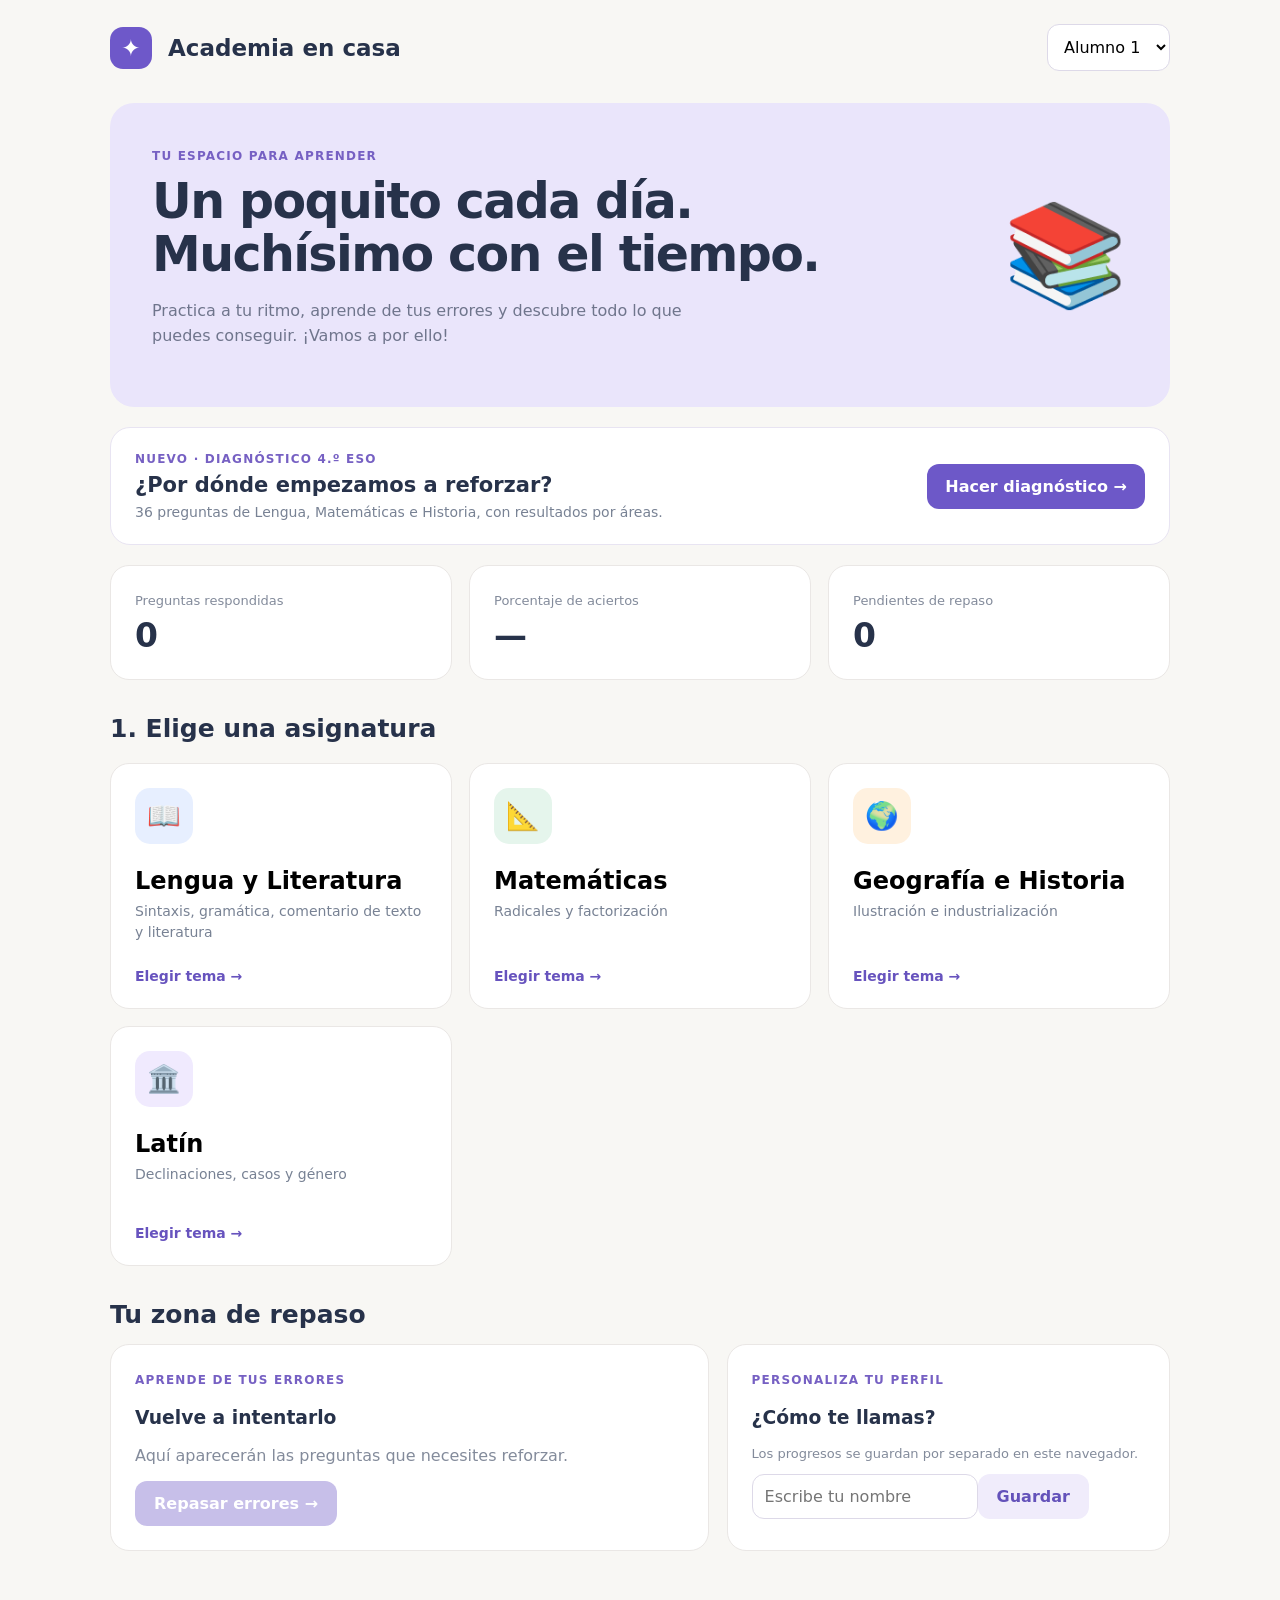
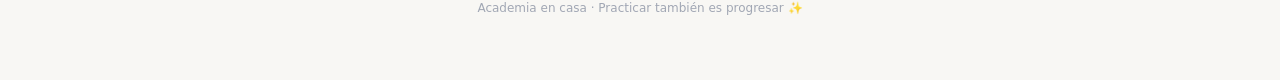
<file: index.html>
<!doctype html><html lang="es"><head><meta charset="utf-8"><meta name="viewport" content="width=device-width,initial-scale=1"><title>Academia en casa</title><style>
*{box-sizing:border-box}body{margin:0;background:#f8f7f4;font:16px system-ui,Arial;color:#27324a}button,input,select{font:inherit}button{cursor:pointer}button:focus-visible{outline:3px solid #9a86e8}.wrap{max-width:1100px;margin:auto;padding:24px 20px 65px}header,.row{display:flex;justify-content:space-between;align-items:center;gap:14px}header{margin-bottom:32px}.brand{font-size:23px;font-weight:850}.brand b{display:inline-grid;place-items:center;background:#6e58c9;color:white;border-radius:13px;width:42px;height:42px;margin-right:8px}select,input{border:1px solid #ddd9e8;padding:12px;border-radius:12px;background:white}.hero{background:#eae5fb;padding:42px;border-radius:24px;display:flex;justify-content:space-between;align-items:center}.hero h1{font-size:clamp(30px,4.5vw,49px);line-height:1.08;letter-spacing:-1.6px;margin:12px 0}.hero p{color:#6f758c;max-width:570px;line-height:1.6}.hero .picture{font-size:100px}.tag{color:#7660c3;font-weight:800;font-size:12px;letter-spacing:1.2px}.stats,.subjects{display:grid;grid-template-columns:repeat(3,1fr);gap:17px;margin-top:20px}.card,.subject{background:white;border:1px solid #eae7e5;padding:24px;border-radius:19px}.stat strong{display:block;font-size:33px;margin-top:7px}.muted{color:#838b9b}.small{font-size:13px}.title{font-size:25px;margin:34px 0 15px}.subject{text-align:left;min-height:240px;display:flex;flex-direction:column;align-items:flex-start}.subject:hover{box-shadow:0 11px 27px #37304f15;transform:translateY(-2px)}.emoji{font-size:27px;padding:12px;border-radius:15px}.subject h3{font-size:24px;margin:23px 0 6px}.subject p{color:#788294;line-height:1.5;font-size:14px;margin:0}.subject .link{color:#6753be;font-size:14px;font-weight:800;margin-top:auto;padding-top:25px}.lower{display:grid;grid-template-columns:1.35fr 1fr;gap:18px}.btn{border:0;border-radius:12px;background:#6d58c8;color:white;font-weight:800;padding:13px 19px}.btn.secondary{background:#f0ecfb;color:#6452ba}.btn:disabled{opacity:.38;cursor:not-allowed}.hidden{display:none!important}.quiz{max-width:780px;margin:auto}.back{border:0;background:transparent;color:#6652b8;font-weight:800;margin-bottom:20px}.progress{height:9px;background:#efebf5;border-radius:20px;overflow:hidden;margin:23px 0 32px}.progress div{height:100%;background:#735ed0}.question{font-size:clamp(25px,4vw,37px);line-height:1.2;margin:20px 0 30px}.choices{display:grid;gap:12px}.choice{border:2px solid #e9e7ed;border-radius:14px;text-align:left;background:white;padding:18px;color:#27324a;font-weight:700}.choice:hover:not(:disabled){border-color:#ad9cdd}.choice.ok{background:#e9f9ee;border-color:#31af82}.choice.no{background:#ffeded;border-color:#ef8181}.feedback{background:#eef5fc;border-radius:13px;padding:18px;line-height:1.6;margin:22px 0}.summary{text-align:center;padding:36px 5px}.footer{text-align:center;color:#a1a7b4;font-size:12px;margin-top:50px}@media(max-width:760px){.stats,.subjects,.lower{grid-template-columns:1fr}.hero{padding:27px}.hero .picture{display:none}.subject{min-height:190px}.brand{font-size:18px}.wrap{padding:16px}}
</style><link rel="stylesheet" href="./academia-shared.css"><script src="./academia-progress.js"></script></head><body><div class="wrap"><header><div class="brand"><b>✦</b> Academia en casa</div><select id="student"><option value="a">Alumno 1</option><option value="b">Alumno 2</option></select></header><main id="home"><div class="hero"><div><span class="tag">TU ESPACIO PARA APRENDER</span><h1>Un poquito cada día.<br>Muchísimo con el tiempo.</h1><p>Practica a tu ritmo, aprende de tus errores y descubre todo lo que puedes conseguir. ¡Vamos a por ello!</p></div><div class="picture">📚</div></div><div class="stats"><div class="card stat"><span class="small muted">Preguntas respondidas</span><strong id="total">0</strong></div><div class="card stat"><span class="small muted">Porcentaje de aciertos</span><strong id="rate">—</strong></div><div class="card stat"><span class="small muted">Pendientes de repaso</span><strong id="pending">0</strong></div></div><h2 class="title" id="subject-heading">1. Elige una asignatura</h2><div class="subjects" id="subjects"></div><h2 class="title">Tu zona de repaso</h2><div class="lower"><div class="card"><span class="tag">APRENDE DE TUS ERRORES</span><h3>Vuelve a intentarlo</h3><p class="muted" id="reviewdesc">Aquí aparecerán las preguntas que necesites reforzar.</p><button class="btn" id="review" disabled>Repasar errores →</button></div><div class="card"><span class="tag">PERSONALIZA TU PERFIL</span><h3>¿Cómo te llamas?</h3><p class="muted small">Los progresos se guardan por separado en este navegador.</p><input id="name" placeholder="Escribe tu nombre" maxlength="30"><button class="btn secondary" id="rename">Guardar</button></div></div></main><main id="play" class="hidden"><button class="back" id="back">← Volver a asignaturas</button><div class="card quiz"><div class="row"><span class="tag" id="category"></span><span class="muted small" id="counter"></span></div><div class="progress"><div id="bar"></div></div><div id="question-area"><span class="muted small">Elige una respuesta</span><h1 class="question" id="question"></h1><div id="choices" class="choices"></div><div id="feedback" class="feedback hidden"></div><div class="row" style="margin-top:26px"><span class="muted small" id="score"></span><button class="btn" id="next" disabled>Siguiente →</button></div></div><div id="summary" class="summary hidden"><div style="font-size:75px">🏆</div><h2>¡Sesión completada!</h2><p id="result" class="muted"></p><button class="btn" id="again">Repetir</button> <button class="btn secondary" id="finish">Inicio</button></div></div></main><div class="footer">Academia en casa · Practicar también es progresar ✨</div></div>
<script>
const bank={latin:{name:'Latín',icon:'🏛️',bg:'#f0eafe',desc:'Declinaciones, casos y género',q:[['Puella, puellae pertenece a…',['Primera declinación','Segunda masculina','Segunda neutra'],0,'El genitivo en -ae indica primera declinación.'],['Dominus, domini es…',['Primera','Segunda masculina','Segunda neutra'],1,'El nominativo en -us y genitivo -i indican segunda masculina.'],['Bellum, belli es…',['Segunda masculina','Segunda neutra','Primera'],1,'Los neutros en -um, -i son de segunda declinación.'],['Agricola, agricolae es…',['Segunda masculina','Primera','Segunda neutra'],1,'Agricola designa un hombre, pero se declina como primera.'],['Templum, templi es…',['Segunda neutra','Primera','Segunda masculina'],0,'Templum termina en -um y es neutro.'],['Servus, servi es…',['Primera','Segunda masculina','Segunda neutra'],1,'Servus sigue la segunda masculina.'],['¿Qué caso corresponde al sujeto?',['Acusativo','Nominativo','Ablativo'],1,'El sujeto suele aparecer en nominativo.'],['¿Qué caso corresponde al complemento directo?',['Acusativo','Genitivo','Vocativo'],0,'El acusativo marca habitualmente el complemento directo.'],['Plural nominativo de bellum',['Belli','Bella','Bellorum'],1,'El nominativo plural neutro termina en -a.'],['Genitivo plural de puella',['Puellis','Puellas','Puellarum'],2,'La primera declinación forma el genitivo plural en -arum.']]},math:{name:'Matemáticas',icon:'📐',bg:'#e5f5ec',desc:'Radicales y factorización',q:[['Simplifica √50',['5√2','25√2','2√5'],0,'√50=√(25×2)=5√2.'],['√8 × √2 =',['√10','4','8'],1,'√8×√2=√16=4.'],['Simplifica ∛16',['2∛2','4∛2','2∛4'],0,'16=8×2, y ∛8=2.'],['(√3)² =',['9','√6','3'],2,'El cuadrado cancela la raíz cuadrada.'],['Factoriza x²−9',['(x−3)(x+3)','(x−9)(x+1)','(x−3)²'],0,'Es una diferencia de cuadrados.'],['Raíces de x²−5x+6',['1 y 6','2 y 3','−2 y −3'],1,'(x−2)(x−3)=0.'],['Racionaliza 1/√5',['√5/5','√5','5√5'],0,'Multiplica arriba y abajo por √5.'],['3√2+5√2 =',['8√2','8√4','15√2'],0,'Suma los coeficientes de raíces semejantes.'],['Discriminante de ax²+bx+c',['b²−4ac','b−4ac','a²−4bc'],0,'La fórmula cuadrática usa Δ=b²−4ac.'],['Factoriza x²+6x+9',['(x+3)²','(x+9)(x+1)','(x−3)²'],0,'Es un trinomio cuadrado perfecto.']]},history:{name:'Geografía e Historia',icon:'🌍',bg:'#fff1df',desc:'Ilustración e industrialización',q:[['Siglo de la Ilustración',['XVIII','XVI','XX'],0,'El XVIII es el Siglo de las Luces.'],['¿Qué defendían los ilustrados?',['Razón y educación','Privilegios estamentales','Fin del progreso'],0,'Creían en la razón, educación y progreso.'],['Primer rey Borbón de España',['Carlos IV','Felipe V','Fernando VII'],1,'Felipe V fue el primer rey Borbón.'],['¿Qué es el fordismo?',['Producción artesanal','Cadena de montaje y salarios incentivados','Agricultura mecanizada'],1,'Unía producción en serie e incentivos salariales.'],['Nuevas energías de la Segunda Revolución Industrial',['Petróleo y electricidad','Solo agua','Leña'],0,'Ganaron protagonismo el petróleo y la electricidad.'],['Conferencia de Berlín sobre África',['1815','1884–1885','1919'],1,'Se celebró en 1884–1885.'],['¿Qué fue el Congreso de Viena?',['Reorganización de Europa tras Napoleón','Conferencia africana','Reunión de la ONU'],0,'Reorganizó Europa en 1814–1815.'],['¿Qué es industrialización?',['Producción mecanizada en fábricas','Artesanía exclusivamente','Fin del comercio'],0,'Expansión de máquinas y fábricas.'],['¿Qué es una colonia de explotación?',['Territorio para extraer recursos','País independiente','Ciudad industrial'],0,'Prioriza extraer recursos para la metrópoli.'],['Inicio de la Primera Guerra Mundial',['1914','1918','1939'],0,'Comenzó en 1914.']]}};
bank.language={name:'Lengua y Literatura',icon:'📖',bg:'#e7efff',desc:'Sintaxis, gramática, comentario de texto y literatura',q:[
['En «Los alumnos estudiaron la lección», ¿cuál es el sujeto?',['Los alumnos','La lección','Estudiaron'],0,'«Los alumnos» concuerda en número y persona con el verbo «estudiaron».'],
['En «María compró un libro», «un libro» es…',['Complemento directo','Complemento indirecto','Atributo'],0,'Se puede sustituir por «lo»: María lo compró.'],
['En «El cielo está nublado», «nublado» funciona como…',['Complemento circunstancial','Atributo','Complemento directo'],1,'Con el verbo copulativo «estar», expresa una cualidad del sujeto y funciona como atributo.'],
['¿Qué clase de palabra es «rápidamente»?',['Adjetivo','Adverbio','Preposición'],1,'Los adverbios en -mente suelen expresar modo y modifican a verbos, adjetivos u otros adverbios.'],
['¿Cuál de estas palabras es esdrújula?',['Canción','Árbol','Música'],2,'«Música» lleva el acento en la antepenúltima sílaba; todas las esdrújulas llevan tilde.'],
['En «Entregué el regalo a Ana», «a Ana» es…',['Complemento directo','Complemento indirecto','Atributo'],1,'Indica la persona destinataria y se puede sustituir por «le».'],
['¿Qué recurso literario aparece en «Tus ojos son dos luceros»?',['Metáfora','Hipérbaton','Anáfora'],0,'Se identifican los ojos con luceros sin utilizar un nexo comparativo.'],
['¿Cuál es el narrador que conoce pensamientos y sentimientos de todos los personajes?',['Testigo','Omnisciente','Protagonista'],1,'El narrador omnisciente conoce lo que piensan y sienten los personajes.'],
['¿Qué movimiento literario destacó por la exaltación de los sentimientos y la libertad creadora?',['Neoclasicismo','Romanticismo','Realismo'],1,'El Romanticismo destacó por la subjetividad, la emoción y la libertad artística.'],
['¿Qué corriente literaria buscó representar la sociedad de forma verosímil en el siglo XIX?',['Realismo','Barroco','Modernismo'],0,'El Realismo se centró en la observación detallada de la sociedad y la vida cotidiana.'],
['En «Aunque llovía, salimos», la subordinada expresa…',['Causa','Concesión','Finalidad'],1,'«Aunque» introduce una dificultad que no impide la acción principal.'],
['¿Cuál de estas oraciones es pasiva perifrástica?',['El profesor corrigió los exámenes','Los exámenes fueron corregidos por el profesor','Se corrigieron los exámenes'],1,'La pasiva perifrástica se forma con «ser» más participio.'],
['¿Cuál es la tesis de un texto argumentativo?',['La idea principal que se defiende','Una descripción del lugar','La lista de personajes'],0,'La tesis es la postura que el autor sostiene mediante argumentos.'],
['¿Qué conectores introducen una conclusión?',['Sin embargo y aunque','Por tanto y en conclusión','Por ejemplo y como'],1,'«Por tanto» y «en conclusión» anuncian una consecuencia o cierre argumentativo.'],
['En «Junto a ellos había una mochila», «junto a ellos» indica…',['Lugar','Tiempo','Cantidad'],0,'La expresión señala una ubicación respecto a «ellos». Su función sintáctica precisa depende del análisis de la oración.']
]};
const $=x=>document.getElementById(x),safe=s=>String(s).replace(/[&<>"']/g,c=>({'&':'&amp;','<':'&lt;','>':'&gt;','"':'&quot;',"'":'&#39;'}[c]));let student=academia.profile(),mode='',queue=[],at=0,hits=0,answered=false,names=academia.read('study-names');const data=()=>academia.read('study-'+student,{total:0,hits:0,wrong:{}}),save=d=>localStorage.setItem('study-'+student,JSON.stringify(d));function profiles(){$('student').innerHTML=['a','b'].map((s,i)=>`<option value="${s}">${safe(names[s]||'Alumno '+(i+1))}</option>`).join('');$('student').value=student;$('name').value=names[student]||''}function home(){let d=data(),w=Object.keys(d.wrong).length;$('total').textContent=d.total;$('rate').textContent=d.total?Math.round(d.hits/d.total*100)+'%':'—';$('pending').textContent=w;$('review').disabled=!w;$('reviewdesc').textContent=w?'Hay '+w+' preguntas pendientes para reforzar.':'Aquí aparecerán las preguntas que necesites reforzar.';$('subjects').innerHTML=['language','math','history','latin'].map(k=>[k,bank[k]]).map(([k,v])=>`<button class="subject" data-subject="${k}"><span class="emoji" style="background:${v.bg}">${v.icon}</span><h3>${v.name}</h3><p>${v.desc}</p><span class="link">Practicar ${v.q.length} preguntas →</span></button>`).join('');document.querySelectorAll('[data-subject]').forEach(b=>b.onclick=()=>start(b.dataset.subject));$('home').classList.remove('hidden');$('play').classList.add('hidden')}
function start(k,review=false){mode=review?'review':k;queue=review?Object.keys(data().wrong).filter(v=>{let [s,i]=v.split(':');return bank[s]?.q[+i]}):bank[k].q.map((_,i)=>k+':'+i);if(!queue.length)return home();at=0;hits=0;$('home').classList.add('hidden');$('play').classList.remove('hidden');$('summary').classList.add('hidden');$('question-area').classList.remove('hidden');render()}function render(){answered=false;let [s,i]=queue[at].split(':'),q=bank[s].q[+i];$('category').textContent=mode==='review'?'REPASO DE ERRORES':bank[s].name.toUpperCase();$('counter').textContent=(at+1)+' de '+queue.length;$('bar').style.width=(at/queue.length*100)+'%';$('question').textContent=q[0];$('choices').innerHTML=q[1].map((v,j)=>`<button class="choice" data-i="${j}">${'ABC'[j]}. ${safe(v)}</button>`).join('');document.querySelectorAll('[data-i]').forEach(b=>b.onclick=()=>answer(+b.dataset.i));$('feedback').classList.add('hidden');$('next').disabled=true;$('next').textContent=at===queue.length-1?'Ver resultado →':'Siguiente →';$('score').textContent=hits+' aciertos'}function answer(n){if(answered)return;answered=true;let [s,i]=queue[at].split(':'),q=bank[s].q[+i],ok=n===q[2],d=data();d.total++;if(ok){d.hits++;hits++;delete d.wrong[queue[at]]}else d.wrong[queue[at]]=true;save(d);academia.record(s,queue[at],ok,q[0],q[1][q[2]],q[3]);document.querySelectorAll('[data-i]').forEach(b=>{let j=+b.dataset.i;b.disabled=true;if(j===q[2])b.classList.add('ok');else if(j===n)b.classList.add('no')});$('feedback').innerHTML='<b>'+(ok?'✅ ¡Muy bien!':'💡 Vamos a repasarlo')+'</b><p>'+safe(q[3])+'</p>';$('feedback').classList.remove('hidden');$('next').disabled=false;$('score').textContent=hits+' aciertos'}function next(){if(!answered)return;at++;if(at<queue.length)return render();$('bar').style.width='100%';$('question-area').classList.add('hidden');$('summary').classList.remove('hidden');$('result').textContent=`Has acertado ${hits} de ${queue.length} preguntas (${Math.round(100*hits/queue.length)}%). ${hits===queue.length?'¡Perfecto!':'Los fallos quedan guardados para repasarlos.'}`}
$('student').onchange=e=>{student=e.target.value;profiles();home()};$('rename').onclick=()=>{names[student]=$('name').value.trim()||('Alumno '+(student==='a'?1:2));localStorage.setItem('study-names',JSON.stringify(names));profiles()};$('review').onclick=()=>start(null,true);$('back').onclick=home;$('next').onclick=next;$('finish').onclick=home;$('again').onclick=()=>start(mode==='review'?null:mode,mode==='review');profiles();home();
</script><script src="./diagnostico-link.js"></script><script src="./academia-hub.js"></script></body></html>
</file>
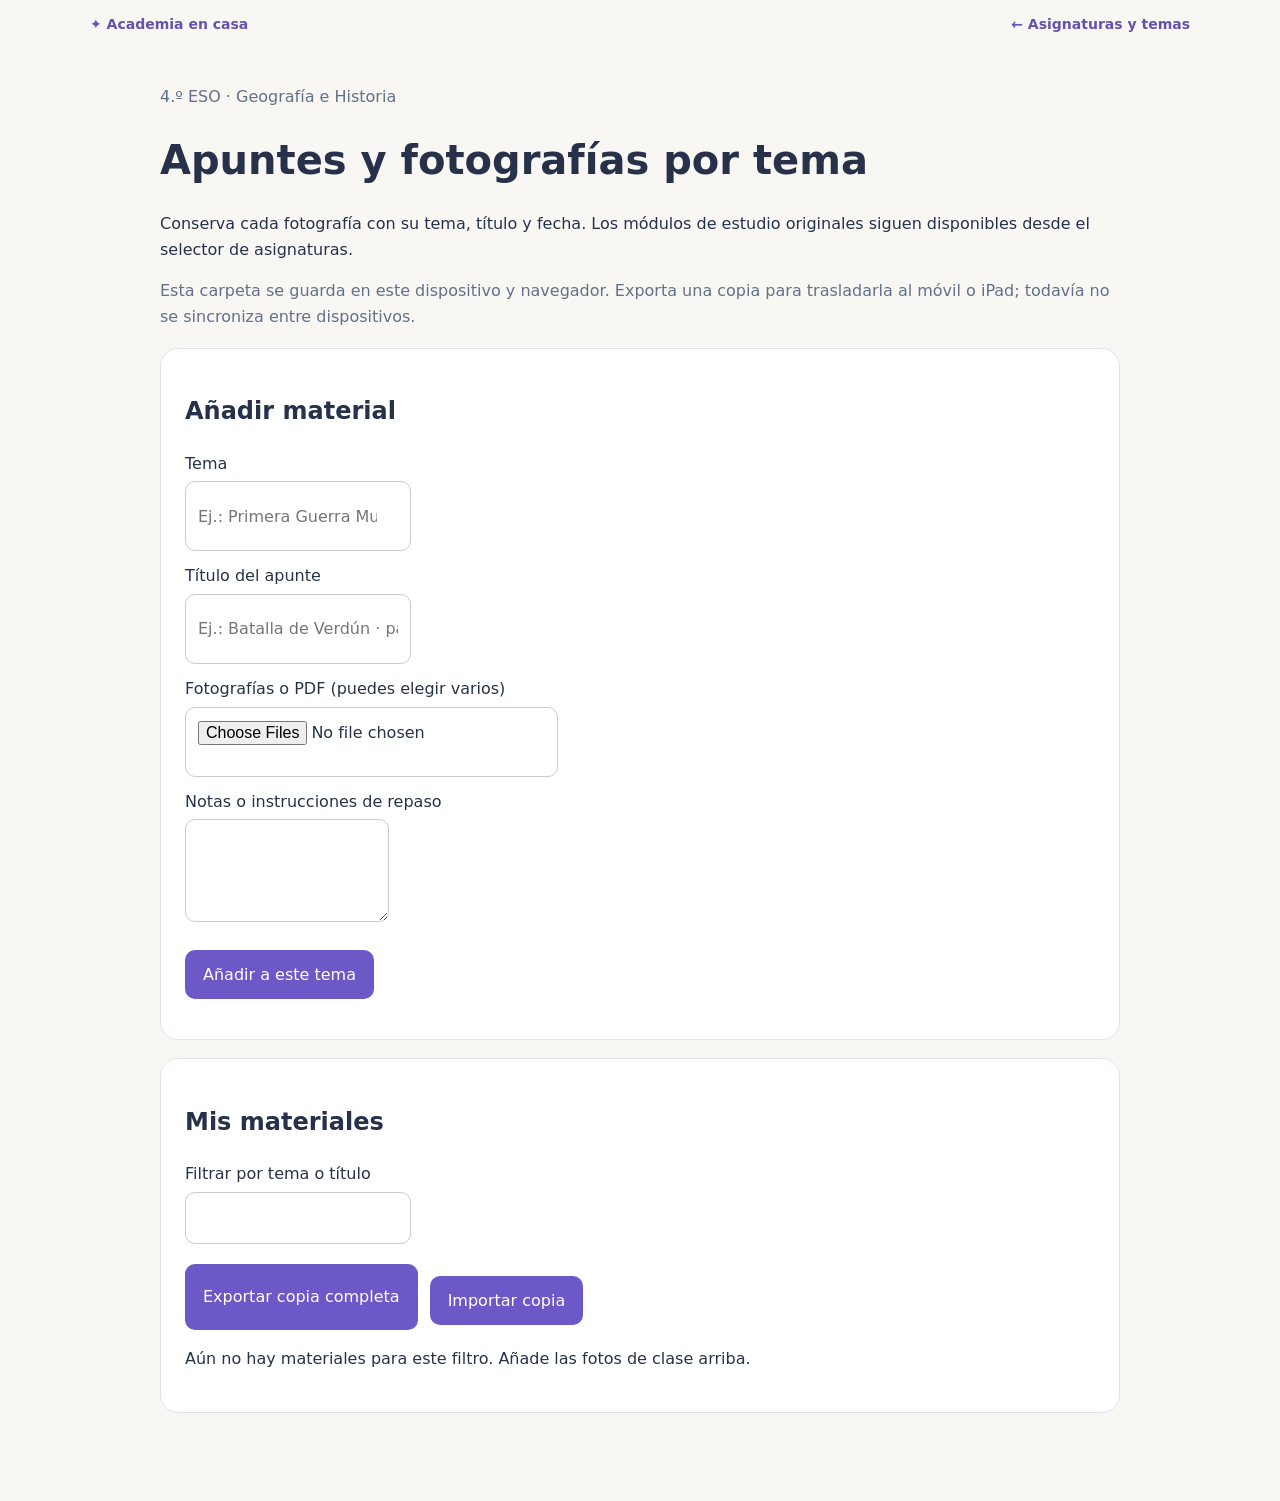
<file: apuntes.html>
<!doctype html><html lang="es"><head><meta charset="utf-8"><meta name="viewport" content="width=device-width,initial-scale=1"><title>Apuntes y fotografías por tema · Academia en casa</title><link rel="stylesheet" href="./academia-shared.css"><style>body{font:16px/1.6 system-ui;color:#27324a;background:#f8f7f4;margin:0}main{max-width:960px;margin:auto;padding:20px 20px 70px}h1{font-size:clamp(27px,5vw,40px);line-height:1.2}.card{background:white;border:1px solid #e4dfee;padding:24px;border-radius:18px;margin:18px 0}button,.btn{font:inherit;cursor:pointer;border:0;background:#6d58c8;color:white;border-radius:10px;padding:12px 18px;text-decoration:none}button:disabled{opacity:.45}input,select,textarea{font:inherit;padding:12px;border:1px solid #ccc;border-radius:10px;max-width:100%}label{display:block;margin:12px 0 5px}.choices{display:grid;gap:10px}.choices button{background:#f0edfa;color:#27324a;text-align:left}.status{color:#637087}.actions{display:flex;gap:12px;flex-wrap:wrap;margin-top:20px}[hidden]{display:none!important}</style><script src="./academia-progress.js"></script></head><body><nav class="academy-nav"><a href="./index.html">✦ Academia en casa</a><a href="./index.html#asignaturas">← Asignaturas y temas</a></nav><main><p class="status">4.º ESO · Geografía e Historia</p><h1>Apuntes y fotografías por tema</h1><p>Conserva cada fotografía con su tema, título y fecha. Los módulos de estudio originales siguen disponibles desde el selector de asignaturas.</p><p class="status">Esta carpeta se guarda en este dispositivo y navegador. Exporta una copia para trasladarla al móvil o iPad; todavía no se sincroniza entre dispositivos.</p><section class="card"><h2>Añadir material</h2><form id="upload"><label for="topic">Tema</label><input id="topic" list="topic-list" required placeholder="Ej.: Primera Guerra Mundial"><datalist id="topic-list"><option>Ilustración e industrialización</option><option>Primera Guerra Mundial</option><option>Revolución rusa</option></datalist><label for="doc-title">Título del apunte</label><input id="doc-title" required placeholder="Ej.: Batalla de Verdún · página 146"><label for="files">Fotografías o PDF (puedes elegir varios)</label><input id="files" type="file" multiple accept="image/*,application/pdf" required><label for="notes">Notas o instrucciones de repaso</label><textarea id="notes" rows="3"></textarea><div class="actions"><button>Añadir a este tema</button></div></form><p id="message" role="status"></p></section><section class="card"><h2>Mis materiales</h2><label for="filter">Filtrar por tema o título</label><input id="filter" type="search"><div class="actions"><button id="export">Exportar copia completa</button><label class="btn">Importar copia<input id="import" type="file" accept="application/json" hidden></label></div><div id="documents"></div></section></main><script src="./apuntes.js"></script></body></html>
</file>
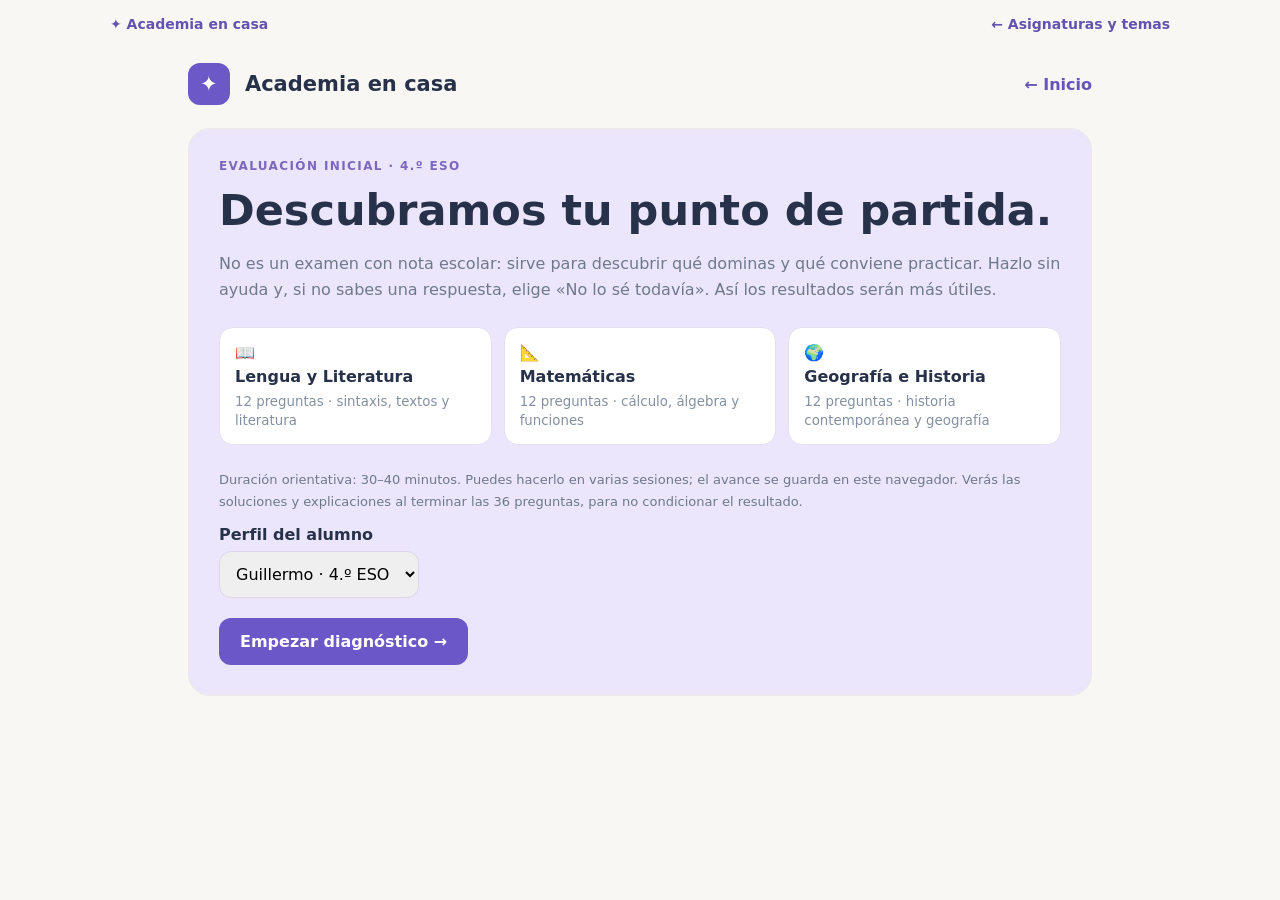
<file: diagnostico.html>
<!doctype html><html lang="es"><head><meta charset="utf-8"><meta name="viewport" content="width=device-width,initial-scale=1"><title>Diagnóstico 4.º ESO · Academia en casa</title><style>
:root{font-family:system-ui,-apple-system,Arial,sans-serif;color:#27324a;background:#f8f7f4}*{box-sizing:border-box}body{margin:0}button{font:inherit;cursor:pointer}button:focus-visible{outline:3px solid #907adc;outline-offset:2px}.wrap{max-width:940px;margin:auto;padding:24px 18px 70px}header{display:flex;align-items:center;justify-content:space-between;gap:12px;margin-bottom:32px}.brand{font-size:21px;font-weight:850}.brand span{background:#6c59c7;color:#fff;border-radius:12px;padding:9px 12px;margin-right:8px}a{color:#6754b8;text-decoration:none;font-weight:750}.card{background:#fff;border-radius:22px;border:1px solid #ebe8e5;padding:30px;margin-bottom:18px}.tag{color:#7c66be;text-transform:uppercase;font-size:12px;letter-spacing:1.4px;font-weight:850}h1{font-size:clamp(28px,4vw,43px);line-height:1.13;margin:13px 0}p{color:#6f788d;line-height:1.65}.intro{background:#ebe6fb}.subjects{display:grid;grid-template-columns:repeat(3,1fr);gap:12px;margin:24px 0}.sub{border:1px solid #e4e0ee;border-radius:14px;padding:15px;background:#fff}.sub b{display:block;margin:5px 0}.sub small{color:#8490a1}.btn{border:0;border-radius:12px;padding:14px 21px;background:#6c57c8;color:#fff;font-weight:800}.btn.secondary{background:#eeeafa;color:#6956c4}.btn:disabled{opacity:.4}.hidden{display:none!important}.progress{height:9px;background:#ebe8f4;border-radius:20px;overflow:hidden;margin:20px 0 28px}.progress div{height:100%;background:#7b66d3;transition:width .2s}.top{display:flex;align-items:center;justify-content:space-between;gap:12px}.q{font-size:clamp(25px,4vw,35px);line-height:1.25;margin:17px 0 24px}.choices{display:grid;gap:12px;margin-bottom:20px}.choice{background:white;border:2px solid #e9e7ed;border-radius:12px;padding:17px;text-align:left;color:#29354c;font-weight:650}.choice:hover{border-color:#b8a8e9}.choice.selected{background:#f1edfc;border-color:#735ecb}.bottom{display:flex;justify-content:space-between;gap:12px;align-items:center}.muted{color:#8790a1}.small{font-size:13px}.result-block{border:1px solid #eae7f2;padding:18px;border-radius:15px;margin:13px 0}.meter{height:10px;background:#eeeaf5;border-radius:20px;overflow:hidden;margin:10px 0}.meter div{height:100%;background:#6c5bc3}.detail{background:#f7f5fc;border-radius:12px;padding:15px;margin:10px 0}.recommend{margin:9px 0;padding-left:18px;color:#5c6680;line-height:1.6}label{font-weight:750;display:block;margin-bottom:7px}select{padding:12px;border:1px solid #ddd6e9;border-radius:12px;font:inherit;max-width:100%}@media(max-width:690px){.subjects{grid-template-columns:1fr}.card{padding:22px}.top{align-items:start}}
</style><link rel="stylesheet" href="./academia-shared.css"><script src="./academia-progress.js"></script></head><body><nav class="academy-nav"><a href="./index.html">✦ Academia en casa</a><a href="./index.html#asignaturas">← Asignaturas y temas</a></nav><div class="wrap"><header><div class="brand"><span>✦</span> Academia en casa</div><a href="./index.html">← Inicio</a></header>
<section id="welcome"><div class="card intro"><div class="tag">EVALUACIÓN INICIAL · 4.º ESO</div><h1>Descubramos tu punto de partida.</h1><p>No es un examen con nota escolar: sirve para descubrir qué dominas y qué conviene practicar. Hazlo sin ayuda y, si no sabes una respuesta, elige «No lo sé todavía». Así los resultados serán más útiles.</p><div class="subjects"><div class="sub">📖 <b>Lengua y Literatura</b><small>12 preguntas · sintaxis, textos y literatura</small></div><div class="sub">📐 <b>Matemáticas</b><small>12 preguntas · cálculo, álgebra y funciones</small></div><div class="sub">🌍 <b>Geografía e Historia</b><small>12 preguntas · historia contemporánea y geografía</small></div></div><p class="small">Duración orientativa: 30–40 minutos. Puedes hacerlo por materias en distintas sesiones; el avance se guarda en este navegador. Las respuestas correctas y explicaciones se muestran al terminar cada bloque, para no condicionar el resultado.</p><label for="profile">Perfil del alumno</label><select id="profile"></select><div style="margin-top:20px"><button class="btn" id="begin">Empezar diagnóstico →</button></div></div></section>
<section id="test" class="hidden"><div class="card"><div class="top"><span class="tag" id="subject"></span><span class="muted small" id="count"></span></div><div class="progress"><div id="bar"></div></div><span class="muted small" id="area"></span><h1 class="q" id="question"></h1><div class="choices" id="choices"></div><div class="bottom"><button type="button" class="btn secondary" id="previous">← Anterior</button><span class="muted small">Puedes cambiar tu respuesta antes de continuar.</span><button class="btn" id="next" disabled>Continuar →</button></div><p id="save-status" class="small muted" aria-live="polite">Puedes salir y continuar más tarde desde este navegador.</p></div></section>
<section id="report" class="hidden"><div class="card"><span class="tag">TU MAPA DE APRENDIZAJE</span><h1 id="report-title">Diagnóstico completado</h1><p id="report-intro"></p><div id="bars"></div><h2>Qué practicar primero</h2><div id="recommendations"></div><h2>Revisión de respuestas</h2><div id="review-details"></div><div class="bottom" style="margin-top:25px;flex-wrap:wrap"><button class="btn secondary" id="restart">Repetir diagnóstico</button><a href="./index.html">Volver a la academia →</a></div><p class="small">Orientación inicial, no prueba estandarizada ni evaluación oficial. Para un plan preciso necesitaremos su temario y los exámenes del colegio.</p></div></section></div><script src="./diagnostico.js"></script></body></html>
</file>
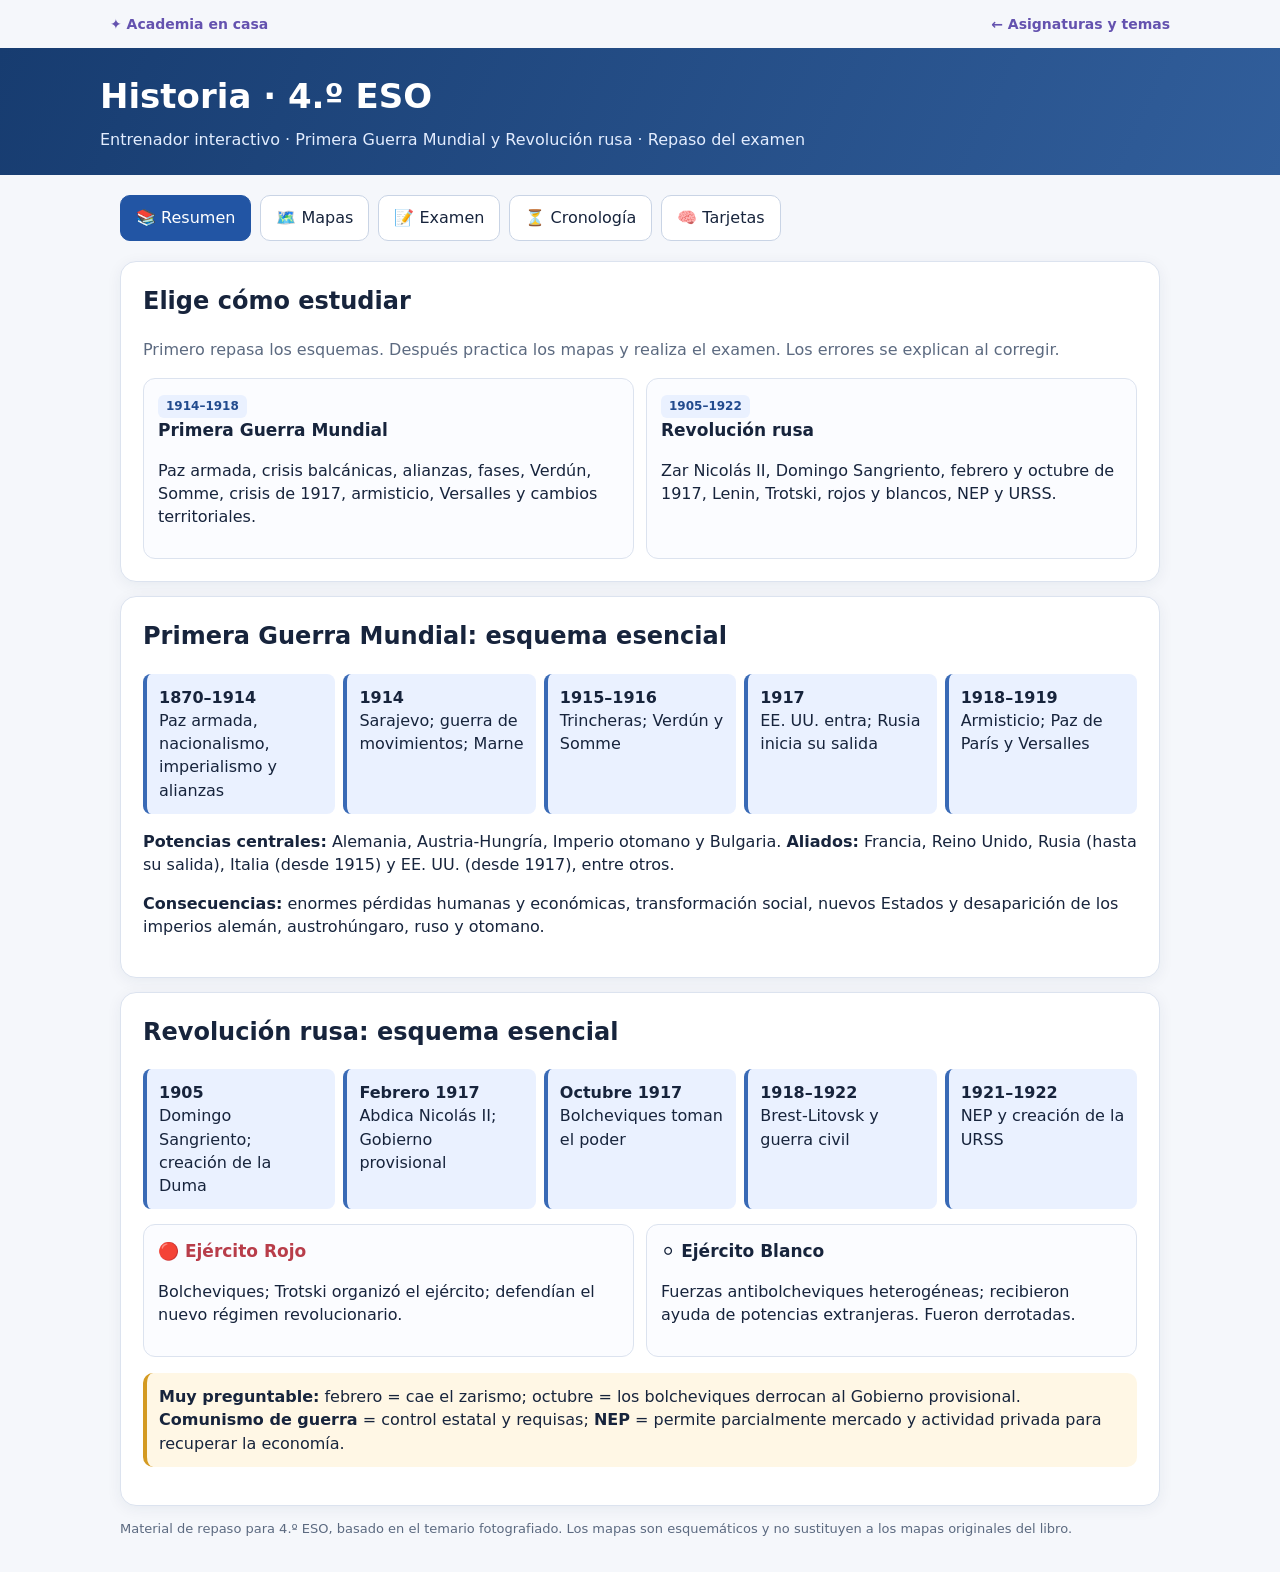
<file: historia-entrenador.html>
<!doctype html><html lang="es"><head><meta charset="utf-8"><meta name="viewport" content="width=device-width,initial-scale=1"><title>Historia 4.º ESO · Entrenador interactivo</title><style>:root{--bg:#f5f7fb;--ink:#17243c;--muted:#5c6a80;--blue:#2255a4;--red:#b83d4a;--green:#16735e;--line:#dce3ef}*{box-sizing:border-box}body{margin:0;background:var(--bg);font:16px/1.45 system-ui,Segoe UI,Arial;color:var(--ink)}header{background:linear-gradient(115deg,#173c70,#315e9b);color:white;padding:24px max(20px,calc((100vw - 1080px)/2))}header h1{margin:0;font-size:clamp(24px,4vw,34px)}header p{margin:7px 0 0;color:#e3edff}.wrap{max-width:1080px;margin:auto;padding:20px}nav{display:flex;gap:9px;flex-wrap:wrap;margin-bottom:20px}button{cursor:pointer;font:inherit;border:1px solid #c9d4e5;border-radius:10px;background:white;padding:10px 15px;color:var(--ink)}button:hover{border-color:var(--blue)}button.active,.primary{background:var(--blue);color:white;border-color:var(--blue)}button:disabled{opacity:.5;cursor:not-allowed}.panel{background:white;border:1px solid var(--line);border-radius:16px;padding:22px;margin:14px 0;box-shadow:0 3px 15px #142d5610}.panel h2{margin-top:0}.sub{color:var(--muted)}.grid{display:grid;grid-template-columns:repeat(auto-fit,minmax(240px,1fr));gap:12px}.card{border:1px solid var(--line);border-radius:12px;padding:14px;background:#fbfcff}.card h3{margin:0 0 8px;font-size:17px}.tag{display:inline-block;background:#eaf1ff;color:#224b8e;padding:3px 8px;border-radius:6px;font-size:12px;font-weight:700}.timeline{display:flex;flex-wrap:wrap;gap:8px}.event{flex:1 1 140px;background:#eaf1ff;border-left:4px solid #396ab6;padding:12px;border-radius:8px}.event b{display:block}.question{border-top:1px solid var(--line);padding:18px 0}.question:first-child{border-top:0}.option{display:block;width:100%;text-align:left;margin:7px 0;background:#f9fbfe}.option.selected{background:#e6efff;border-color:#3766b1}.option.correct{background:#e4f7ed;border-color:#16855e}.option.wrong{background:#ffebeb;border-color:#c6424b}.feedback{margin-top:10px;border-left:4px solid #1b8a6b;padding:9px 12px;background:#effaf5}.feedback.bad{border-color:#c6424b;background:#fff1f1}.progress{height:10px;background:#e5eaf3;border-radius:20px;overflow:hidden}.progress span{display:block;height:100%;background:#23836e;transition:width .2s}.map{width:100%;height:auto;background:#e8f2fa;border-radius:12px;border:1px solid #d7e4ed}.map text{font:700 15px system-ui;fill:#17304c;pointer-events:none}.map .small{font-size:11px}.map [data-id]{cursor:pointer;stroke:#fff;stroke-width:2}.map [data-id]:hover{filter:brightness(.91);stroke:#263f5f;stroke-width:3}.map .selected-region{stroke:#f0b42a;stroke-width:5}.legend{display:flex;gap:12px;flex-wrap:wrap;margin:12px 0;font-size:14px}.dot{display:inline-block;width:13px;height:13px;border-radius:3px;margin-right:5px}.note{padding:12px;border-radius:10px;background:#fff7e5;border-left:4px solid #d49a21}.hidden{display:none!important}.actions{display:flex;flex-wrap:wrap;gap:8px;margin-top:16px}.big{font-size:30px;font-weight:800}.flash{min-height:180px;display:grid;place-items:center;text-align:center;background:#f1f5fc;border:2px dashed #9bb3d6;border-radius:14px;padding:25px;cursor:pointer;font-size:23px;font-weight:650}.flash.answer{background:#eaf7f1;border-color:#68b598;font-size:19px}.smallprint{font-size:13px;color:var(--muted)}@media print{nav,.actions,button{display:none!important}body{background:white}.panel{box-shadow:none;break-inside:avoid}}</style><link rel="stylesheet" href="./academia-shared.css"><script src="./academia-progress.js"></script></head><body><nav class="academy-nav"><a href="./index.html">✦ Academia en casa</a><a href="./index.html#asignaturas">← Asignaturas y temas</a></nav><header><h1>Historia · 4.º ESO</h1><p>Entrenador interactivo · Primera Guerra Mundial y Revolución rusa · Repaso del examen</p></header><main class="wrap"><nav id="tabs"><button data-tab="inicio" class="active">📚 Resumen</button><button data-tab="mapas">🗺️ Mapas</button><button data-tab="quiz">📝 Examen</button><button data-tab="cronologia">⏳ Cronología</button><button data-tab="tarjetas">🧠 Tarjetas</button></nav><section id="inicio"><div class="panel"><h2>Elige cómo estudiar</h2><p class="sub">Primero repasa los esquemas. Después practica los mapas y realiza el examen. Los errores se explican al corregir.</p><div class="grid"><div class="card"><span class="tag">1914–1918</span><h3>Primera Guerra Mundial</h3><p>Paz armada, crisis balcánicas, alianzas, fases, Verdún, Somme, crisis de 1917, armisticio, Versalles y cambios territoriales.</p></div><div class="card"><span class="tag">1905–1922</span><h3>Revolución rusa</h3><p>Zar Nicolás II, Domingo Sangriento, febrero y octubre de 1917, Lenin, Trotski, rojos y blancos, NEP y URSS.</p></div></div></div><div class="panel"><h2>Primera Guerra Mundial: esquema esencial</h2><div class="timeline"><div class="event"><b>1870–1914</b>Paz armada, nacionalismo, imperialismo y alianzas</div><div class="event"><b>1914</b>Sarajevo; guerra de movimientos; Marne</div><div class="event"><b>1915–1916</b>Trincheras; Verdún y Somme</div><div class="event"><b>1917</b>EE. UU. entra; Rusia inicia su salida</div><div class="event"><b>1918–1919</b>Armisticio; Paz de París y Versalles</div></div><p><b>Potencias centrales:</b> Alemania, Austria-Hungría, Imperio otomano y Bulgaria. <b>Aliados:</b> Francia, Reino Unido, Rusia (hasta su salida), Italia (desde 1915) y EE. UU. (desde 1917), entre otros.</p><p><b>Consecuencias:</b> enormes pérdidas humanas y económicas, transformación social, nuevos Estados y desaparición de los imperios alemán, austrohúngaro, ruso y otomano.</p></div><div class="panel"><h2>Revolución rusa: esquema esencial</h2><div class="timeline"><div class="event"><b>1905</b>Domingo Sangriento; creación de la Duma</div><div class="event"><b>Febrero 1917</b>Abdica Nicolás II; Gobierno provisional</div><div class="event"><b>Octubre 1917</b>Bolcheviques toman el poder</div><div class="event"><b>1918–1922</b>Brest-Litovsk y guerra civil</div><div class="event"><b>1921–1922</b>NEP y creación de la URSS</div></div><div class="grid" style="margin-top:15px"><div class="card"><h3 style="color:#b83d4a">🔴 Ejército Rojo</h3><p>Bolcheviques; Trotski organizó el ejército; defendían el nuevo régimen revolucionario.</p></div><div class="card"><h3>⚪ Ejército Blanco</h3><p>Fuerzas antibolcheviques heterogéneas; recibieron ayuda de potencias extranjeras. Fueron derrotadas.</p></div></div><p class="note"><b>Muy preguntable:</b> febrero = cae el zarismo; octubre = los bolcheviques derrocan al Gobierno provisional. <b>Comunismo de guerra</b> = control estatal y requisas; <b>NEP</b> = permite parcialmente mercado y actividad privada para recuperar la economía.</p></div></section><section id="mapas" class="hidden"><div class="panel"><h2>Mapa 1 · Bandos y frentes de la Gran Guerra</h2><p class="sub">Esquema geográfico didáctico, NO mapa a escala. Pulsa las zonas para identificar países y su papel.</p><svg class="map" viewBox="0 0 780 400" role="img" aria-label="Esquema interactivo de países europeos durante la Primera Guerra Mundial"><rect width="780" height="400" fill="#e8f3fb"/><path data-id="reino" fill="#4d89c5" d="M60 70 L168 62 185 122 158 185 70 180 48 135Z"/><path data-id="francia" fill="#4d89c5" d="M180 195 L305 182 336 286 260 346 166 306Z"/><path data-id="alemania" fill="#e7a450" d="M323 120 L465 115 485 234 375 270 310 220Z"/><path data-id="austria" fill="#e7a450" d="M420 268 L585 245 622 335 478 355 395 315Z"/><path data-id="rusia" fill="#4d89c5" d="M490 35 L760 22 757 234 620 248 490 204Z"/><path data-id="italia" fill="#4d89c5" d="M310 287 L370 295 390 370 366 389 335 338Z"/><text x="83" y="123">R. UNIDO</text><text x="204" y="259">FRANCIA</text><text x="345" y="182">ALEMANIA</text><text x="439" y="305">AUST.-HUNGRÍA</text><text x="590" y="125">RUSIA</text><text x="322" y="317" class="small">ITALIA</text><path d="M313 230 L335 230" stroke="#c12f3f" stroke-width="5"/><path d="M485 160 L505 160" stroke="#c12f3f" stroke-width="5"/><text x="218" y="160" class="small">Frente occidental →</text><text x="508" y="265" class="small">← Frente oriental</text></svg><div class="legend"><span><i class="dot" style="background:#4d89c5"></i>Aliados (Italia desde 1915)</span><span><i class="dot" style="background:#e7a450"></i>Potencias centrales</span></div><div id="mapinfo" class="note">Selecciona un país del esquema para descubrir su papel.</div><div class="actions"><button class="primary" onclick="go('quiz')">Practicar preguntas de mapas</button></div></div><div class="panel"><h2>Mapa 2 · Europa tras 1919: ¿qué cambia?</h2><p>Compara los cuatro grandes imperios antes y después de la guerra. Pulsa cada tarjeta.</p><div class="grid" id="empireCards"></div><p class="note"><b>Claves para interpretar el mapa de 1919:</b> Alsacia y Lorena vuelven a Francia; reaparece Polonia; nacen Checoslovaquia y Yugoslavia; se independizan Finlandia, Estonia, Letonia y Lituania. El Imperio otomano se desintegra. No todos estos cambios proceden exclusivamente del Tratado de Versalles: hubo varios tratados de paz.</p></div><div class="panel"><h2>Mapa 3 · Rusia y Brest-Litovsk (1918)</h2><p>Rusia sale de la guerra tras la Revolución bolchevique y acepta importantes pérdidas territoriales. En el mapa del libro (p. 147), localiza <b>Finlandia, Estonia, Letonia, Lituania, Polonia y Ucrania</b>.</p><p class="note"><b>Pregunta típica:</b> «¿Por qué se modifican las fronteras rusas?» → Porque Lenin negoció la paz con las potencias centrales para salir de la Primera Guerra Mundial, firmando Brest-Litovsk en marzo de 1918. Algunas pérdidas y posteriores independencias tuvieron evoluciones diferentes.</p></div></section><section id="quiz" class="hidden"><div class="panel"><h2>Examen interactivo</h2><p class="sub">20 preguntas de selección múltiple, incluidas preguntas de interpretación de mapas. Se mezclan al iniciar un nuevo intento.</p><div class="actions" style="margin-bottom:12px"><button id="all" class="active" onclick="setMode('all')">Todo el temario</button><button id="war" onclick="setMode('war')">Gran Guerra</button><button id="russia" onclick="setMode('russia')">Rusia</button><button id="map" onclick="setMode('map')">Solo mapas</button></div><div class="progress"><span id="bar" style="width:0"></span></div><p id="count" class="smallprint"></p><div id="questions"></div><div class="actions"><button class="primary" id="grade" onclick="grade()">Corregir examen</button><button onclick="newQuiz()">Nuevo intento ↻</button></div><div id="result"></div></div></section><section id="cronologia" class="hidden"><div class="panel"><h2>Ordena los acontecimientos</h2><p class="sub">Utiliza las flechas para ordenar del más antiguo al más reciente.</p><div id="orderList"></div><div class="actions"><button class="primary" onclick="checkOrder()">Comprobar orden</button><button onclick="resetOrder()">Mezclar de nuevo</button></div><div id="orderFeedback"></div></div></section><section id="tarjetas" class="hidden"><div class="panel"><h2>Tarjetas de memoria</h2><p class="sub">Intenta responder en voz alta. Haz clic en la tarjeta para ver la respuesta.</p><p id="flashCount" class="smallprint"></p><div id="flash" class="flash" tabindex="0" role="button" onclick="flip()" onkeydown="if(event.key==='Enter')flip()"></div><div class="actions"><button onclick="prevCard()">← Anterior</button><button class="primary" onclick="flip()">Mostrar / ocultar respuesta</button><button onclick="nextCard()">Siguiente →</button></div></div></section><p class="smallprint">Material de repaso para 4.º ESO, basado en el temario fotografiado. Los mapas son esquemáticos y no sustituyen a los mapas originales del libro.</p></main><script>
const tabs=[...document.querySelectorAll('nav button')];function go(id){document.querySelectorAll('main section').forEach(s=>s.classList.toggle('hidden',s.id!==id));tabs.forEach(b=>b.classList.toggle('active',b.dataset.tab===id));window.scrollTo(0,0)}tabs.forEach(b=>b.onclick=()=>go(b.dataset.tab));
const mapdata={reino:['Reino Unido','Aliado desde 1914. Su marina fue fundamental para el bloqueo naval a Alemania.'],francia:['Francia','Aliada desde 1914. Frente occidental: Marne, Verdún y Somme.'],alemania:['Alemania','Potencia central. Combatió en dos frentes: occidental contra Francia y oriental contra Rusia.'],austria:['Austria-Hungría','Potencia central. Su conflicto con Serbia desencadenó la crisis de julio de 1914.'],rusia:['Rusia','Aliada hasta su salida del conflicto; revolución en 1917 y paz de Brest-Litovsk en 1918.'],italia:['Italia','Aunque pertenecía a la Triple Alianza antes de la guerra, entró en 1915 del lado aliado.']};document.querySelectorAll('[data-id]').forEach(el=>el.addEventListener('click',()=>{document.querySelectorAll('[data-id]').forEach(e=>e.classList.remove('selected-region'));el.classList.add('selected-region');let x=mapdata[el.dataset.id];document.getElementById('mapinfo').innerHTML='<b>'+x[0]+'</b>: '+x[1]}));
const empires=[['Imperio alemán','Cae la monarquía; Alemania pierde territorios y colonias. Alsacia-Lorena vuelve a Francia.'],['Imperio austrohúngaro','Se fragmenta. Aparecen Austria, Hungría y Checoslovaquia; territorios pasan a Yugoslavia y otros Estados.'],['Imperio ruso','Revoluciones de 1917; independencia de Finlandia y países bálticos; cambios fronterizos y guerra civil.'],['Imperio otomano','Se desintegra. Se consolida Turquía; antiguos territorios árabes pasan a mandatos y otros arreglos.']];document.getElementById('empireCards').innerHTML=empires.map((x,i)=>`<button class="card" style="text-align:left" onclick="this.innerHTML='<h3>${x[0]}</h3><p>${x[1]}</p>'"><h3>${x[0]}</h3><p>Haz clic para descubrir los cambios →</p></button>`).join('');
const bank=[
['war','¿Qué hecho desencadenó la Primera Guerra Mundial?',['El asesinato del archiduque Francisco Fernando en Sarajevo','La caída del zar','La firma del Tratado de Versalles'],0,'El atentado de Sarajevo (28 de junio de 1914) desencadenó la crisis diplomática que llevó a la guerra.'],
['war','¿Qué factores explican la paz armada?',['Desarme y cooperación general','Nacionalismo, imperialismo, militarismo y alianzas','Solo la Revolución rusa'],1,'Las rivalidades imperialistas y nacionalistas, la carrera armamentística y los bloques aumentaron la tensión.'],
['war','¿Qué países formaban la Triple Entente antes de 1914?',['Alemania, Italia y Austria-Hungría','Francia, Reino Unido y Rusia','Rusia, Bulgaria y Turquía'],1,'Francia, Reino Unido y Rusia constituían la Triple Entente.'],
['war','¿Qué buscaba el Plan Schlieffen?',['Derrotar rápidamente a Francia para evitar una larga guerra en dos frentes','Conquistar Rusia desde el mar','Defender Italia'],0,'Alemania buscaba vencer primero a Francia y después concentrarse en Rusia.'],
['war','¿Qué batalla frenó el avance alemán hacia París en 1914?',['Verdún','Marne','Jutlandia'],1,'La primera batalla del Marne frenó la ofensiva alemana en 1914.'],
['war','¿Qué caracteriza la guerra de posiciones (1915–1916)?',['Trincheras, desgaste y escasos avances','Ausencia de víctimas','Solo combates navales'],0,'La guerra quedó estancada en extensas redes de trincheras.'],
['war','¿Qué ocurrió en Verdún en 1916?',['Alemania atacó y Francia resistió con enormes pérdidas','Rusia firmó la paz','Terminó la guerra'],0,'Pétain dirigió la defensa francesa y la batalla simbolizó la guerra de desgaste.'],
['war','¿Qué dos acontecimientos cambiaron la guerra en 1917?',['Entrada de EE. UU. y revoluciones rusas','Creación de la ONU y caída de Berlín','Invasión de Polonia y fin del zarismo'],0,'EE. UU. entró en la guerra; Rusia vivió revoluciones y acabaría abandonando el conflicto.'],
['war','¿Qué se firmó el 11 de noviembre de 1918?',['El armisticio con Alemania','La NEP','La creación de la URSS'],0,'El armisticio de Compiègne detuvo los combates con Alemania.'],
['war','¿Qué tratado impuso condiciones de paz a Alemania en 1919?',['Versalles','Brest-Litovsk','Trianon'],0,'Versalles estableció pérdidas territoriales, restricciones militares y reparaciones para Alemania.'],
['russia','¿Quién era el zar durante la Revolución rusa?',['Alejandro II','Nicolás II','Lenin'],1,'Nicolás II fue el último zar de Rusia.'],
['russia','¿Qué sucedió en el Domingo Sangriento de 1905?',['Represión de manifestantes en San Petersburgo','Victoria del Ejército Rojo','Creación de la URSS'],0,'Las tropas dispararon contra manifestantes, aumentando el rechazo al zarismo.'],
['russia','¿Qué fue la Duma?',['Un parlamento ruso','Un ejército extranjero','Un tratado de paz'],0,'La Duma fue una asamblea representativa creada tras la Revolución de 1905, con poderes limitados.'],
['russia','¿Qué ocurrió en febrero de 1917?',['Abdicó el zar y se formó un Gobierno provisional','Se creó la URSS','Ganaron los blancos'],0,'La revolución de febrero derribó el zarismo.'],
['russia','¿Qué ocurrió en octubre de 1917?',['Los bolcheviques tomaron el poder','Alemania firmó Versalles','Se creó la Triple Entente'],0,'Los bolcheviques dirigidos por Lenin derrocaron al Gobierno provisional.'],
['russia','¿Quién organizó el Ejército Rojo?',['Trotski','Nicolás II','Guillermo II'],0,'Trotski desempeñó un papel fundamental en la organización del Ejército Rojo.'],
['russia','¿Quiénes eran los blancos?',['Fuerzas contrarrevolucionarias antibolcheviques','Los bolcheviques','Los soldados franceses'],0,'Los blancos eran grupos diversos opuestos al régimen bolchevique.'],
['russia','¿Qué fue el comunismo de guerra?',['Política de nacionalizaciones y requisas durante la guerra civil','Libertad económica total','Un tratado con Francia'],0,'El régimen centralizó la economía y requisó alimentos para abastecer a ciudades y ejército.'],
['russia','¿Qué fue la NEP de 1921?',['Una apertura económica parcial para recuperar la producción','La abolición de todo comercio','La entrada de Rusia en la guerra'],0,'Lenin permitió ciertas actividades privadas y comercio, manteniendo el control estatal de sectores clave.'],
['russia','¿Cuándo se creó la URSS?',['1905','1917','1922'],2,'La Unión de Repúblicas Socialistas Soviéticas se creó en 1922.'],
['map','En un mapa de 1914, ¿qué país aparece entre Francia y Rusia y combate en dos frentes?',['Alemania','España','Portugal'],0,'Alemania luchó en el frente occidental y en el oriental.'],
['map','En un mapa de 1919, ¿qué territorio recuperó Francia?',['Alsacia y Lorena','Ucrania','Finlandia'],0,'Alsacia y Lorena regresaron a Francia.'],
['map','¿Cuál de estos imperios NO desapareció al terminar la Gran Guerra?',['Austrohúngaro','Británico','Otomano'],1,'El Imperio británico continuó existiendo.'],
['map','En el mapa europeo posterior a 1919, ¿qué Estado reapareció?',['Polonia','Imperio austrohúngaro','Sacro Imperio'],0,'Polonia recuperó su condición de Estado independiente.'],
['map','¿Qué explica las pérdidas territoriales rusas de 1918?',['Tratado de Brest-Litovsk','Tratado de Versalles con Alemania','Batalla del Somme'],0,'Los bolcheviques firmaron Brest-Litovsk para abandonar la Primera Guerra Mundial.'],
['map','En el mapa de 1914, ¿qué país entra en guerra en 1915 del lado aliado?',['Italia','Alemania','Austria-Hungría'],0,'Italia, antes vinculada a la Triple Alianza, entró en la guerra con los Aliados.'],
['map','¿Qué nuevo Estado agrupó territorios de varios pueblos eslavos del sur?',['Yugoslavia','Alemania','Finlandia'],0,'Yugoslavia surgió al finalizar la guerra, integrando territorios de los eslavos del sur.'],
['map','¿Qué frente se situaba entre Alemania y Rusia?',['Oriental','Occidental','Italiano'],0,'El frente oriental enfrentó principalmente a Alemania y Austria-Hungría con Rusia.']
];let mode='all',current=[],chosen={},graded=false;function shuffle(a){return [...a].sort(()=>Math.random()-.5)}function setMode(m){mode=m;['all','war','russia','map'].forEach(id=>document.getElementById(id).classList.toggle('active',id===m));newQuiz()}function newQuiz(){current=shuffle(bank.filter(q=>mode==='all'||q[0]===mode)).slice(0,mode==='all'?20:mode==='map'?8:10);chosen={};graded=false;document.getElementById('result').innerHTML='';renderQuiz()}function choose(i,j){if(graded)return;chosen[i]=j;renderQuiz()}function renderQuiz(){document.getElementById('bar').style.width=(Object.keys(chosen).length/current.length*100)+'%';document.getElementById('count').textContent=Object.keys(chosen).length+' de '+current.length+' contestadas';document.getElementById('questions').innerHTML=current.map((q,i)=>`<div class="question"><b>${i+1}. ${q[1]}</b>${q[2].map((a,j)=>`<button class="option ${chosen[i]===j?'selected':''} ${graded&&j===q[3]?'correct':''} ${graded&&chosen[i]===j&&j!==q[3]?'wrong':''}" onclick="choose(${i},${j})">${'ABC'[j]}. ${a}</button>`).join('')}${graded?`<div class="feedback ${chosen[i]!==q[3]?'bad':''}">${chosen[i]===q[3]?'✓ Correcto':'✗ Respuesta correcta: '+q[2][q[3]]}. ${q[4]}</div>`:''}</div>`).join('');document.getElementById('grade').disabled=graded}function grade(){current.forEach((q,i)=>academia.record('historia-guerra',bank.indexOf(q),chosen[i]===q[3],q[1],q[2][q[3]],q[4]));graded=true;renderQuiz();let score=current.reduce((s,q,i)=>s+(chosen[i]===q[3]),0);document.getElementById('result').innerHTML=`<div class="panel"><div class="big">${score} / ${current.length}</div><p>${score===current.length?'¡Excelente!':score>=current.length*.75?'Buen trabajo. Revisa los fallos.':'Conviene repasar las explicaciones y repetir el examen.'}</p><p>Has contestado ${Object.keys(chosen).length} preguntas.</p></div>`;document.getElementById('result').scrollIntoView({behavior:'smooth',block:'nearest'})}newQuiz();
const chronology=[['1905','Domingo Sangriento y primera revolución rusa'],['1914','Comienza la Primera Guerra Mundial'],['1916','Batallas de Verdún y Somme'],['Febrero 1917','Abdicación de Nicolás II'],['Octubre 1917','Toma del poder por los bolcheviques'],['Marzo 1918','Tratado de Brest-Litovsk'],['Noviembre 1918','Armisticio con Alemania'],['Junio 1919','Tratado de Versalles'],['1921','Nueva Política Económica (NEP)'],['1922','Creación de la URSS']];let order=[];function resetOrder(){order=shuffle(chronology.map((_,i)=>i));document.getElementById('orderFeedback').innerHTML='';drawOrder()}function move(i,d){let j=i+d;if(j<0||j>=order.length)return;[order[i],order[j]]=[order[j],order[i]];drawOrder()}function drawOrder(){document.getElementById('orderList').innerHTML=order.map((idx,i)=>`<div class="card" style="display:flex;align-items:center;gap:8px;margin:7px 0"><b style="flex:1">${i+1}. ${chronology[idx][1]}</b><button aria-label="Subir" onclick="move(${i},-1)">↑</button><button aria-label="Bajar" onclick="move(${i},1)">↓</button></div>`).join('')}function checkOrder(){let n=order.filter((x,i)=>x===i).length;document.getElementById('orderFeedback').innerHTML=`<div class="feedback">${n} de ${order.length} acontecimientos en su posición correcta.<br>${n===order.length?'¡Perfecto!':'Orden correcto: '+chronology.map(x=>'<b>'+x[0]+'</b>: '+x[1]).join(' → ')}</div>`}resetOrder();
const cards=[['¿Qué fue la paz armada?','Periodo previo a 1914 de tensión internacional, carrera de armamentos y alianzas militares.'],['¿Qué sucedió en Sarajevo?','Asesinato del archiduque Francisco Fernando el 28 de junio de 1914.'],['¿Triple Entente?','Francia, Reino Unido y Rusia.'],['¿Triple Alianza original?','Alemania, Austria-Hungría e Italia (Italia entró en la guerra con los Aliados en 1915).'],['¿Qué ocurrió en Verdún?','En 1916 Alemania lanzó una ofensiva; Francia resistió. Fue una batalla de desgaste.'],['¿Qué sucedió en 1917?','EE. UU. entró en la guerra; Rusia sufrió dos revoluciones y negoció su salida.'],['¿Qué fue el Tratado de Versalles?','Paz de 1919 con Alemania: pérdidas territoriales, restricciones militares y reparaciones.'],['¿Qué fue el Domingo Sangriento?','Represión de una manifestación pacífica en Rusia en 1905.'],['¿Febrero frente a octubre de 1917?','Febrero: cae el zarismo. Octubre: los bolcheviques toman el poder.'],['¿Quién era Lenin?','Principal dirigente bolchevique de la Revolución de octubre de 1917.'],['¿Rojos frente a blancos?','Rojos: bolcheviques y defensores del régimen. Blancos: grupos antibolcheviques.'],['¿Quién era Trotski?','Dirigente bolchevique que organizó el Ejército Rojo.'],['¿Qué fue Brest-Litovsk?','Tratado de 1918 que permitió a Rusia abandonar la Primera Guerra Mundial a costa de grandes cesiones.'],['¿Qué fue la NEP?','Política económica de Lenin desde 1921: permitió comercio y empresas privadas limitadas para reactivar la economía.'],['¿Cuándo se creó la URSS?','En 1922.']];let card=0,face=false;function showCard(){document.getElementById('flashCount').textContent='Tarjeta '+(card+1)+' de '+cards.length;let el=document.getElementById('flash');el.textContent=cards[card][face?1:0];el.classList.toggle('answer',face)}function flip(){face=!face;showCard()}function nextCard(){card=(card+1)%cards.length;face=false;showCard()}function prevCard(){card=(card-1+cards.length)%cards.length;face=false;showCard()}showCard();
</script></body></html>
</file>
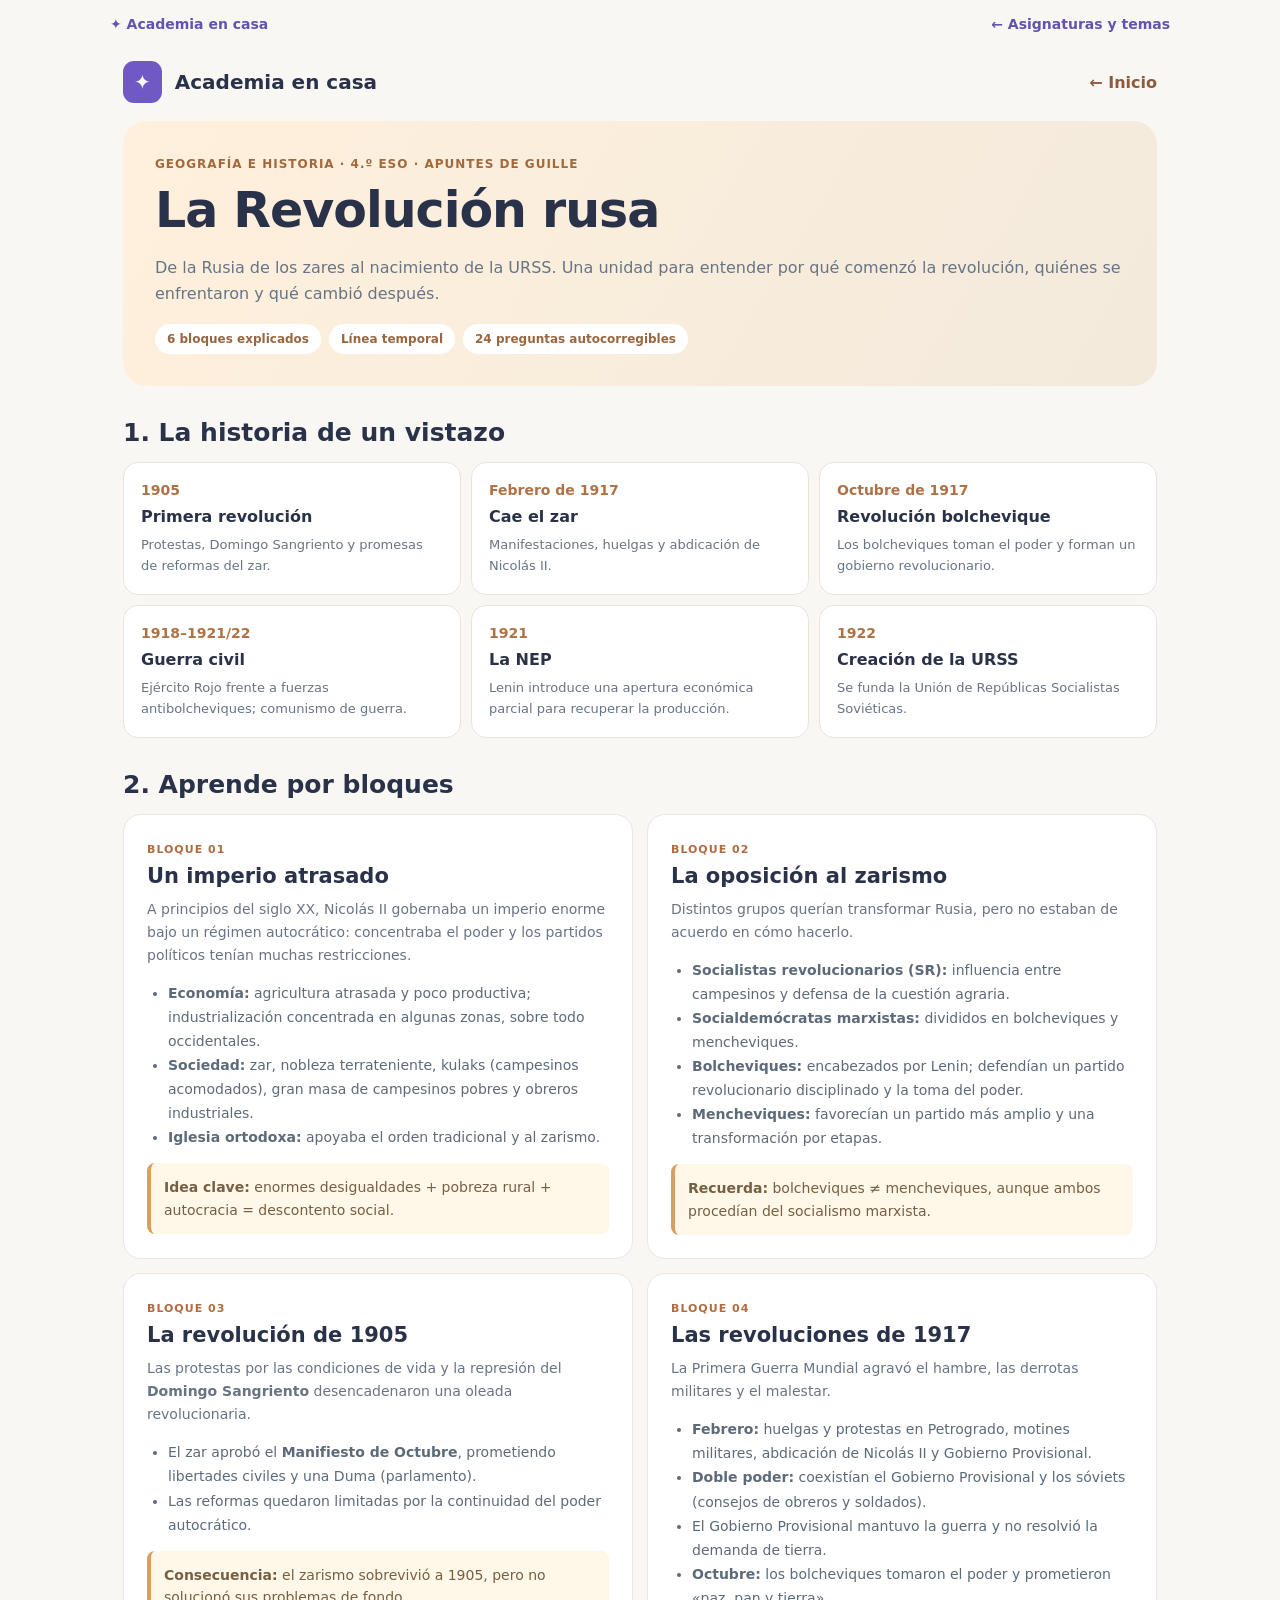
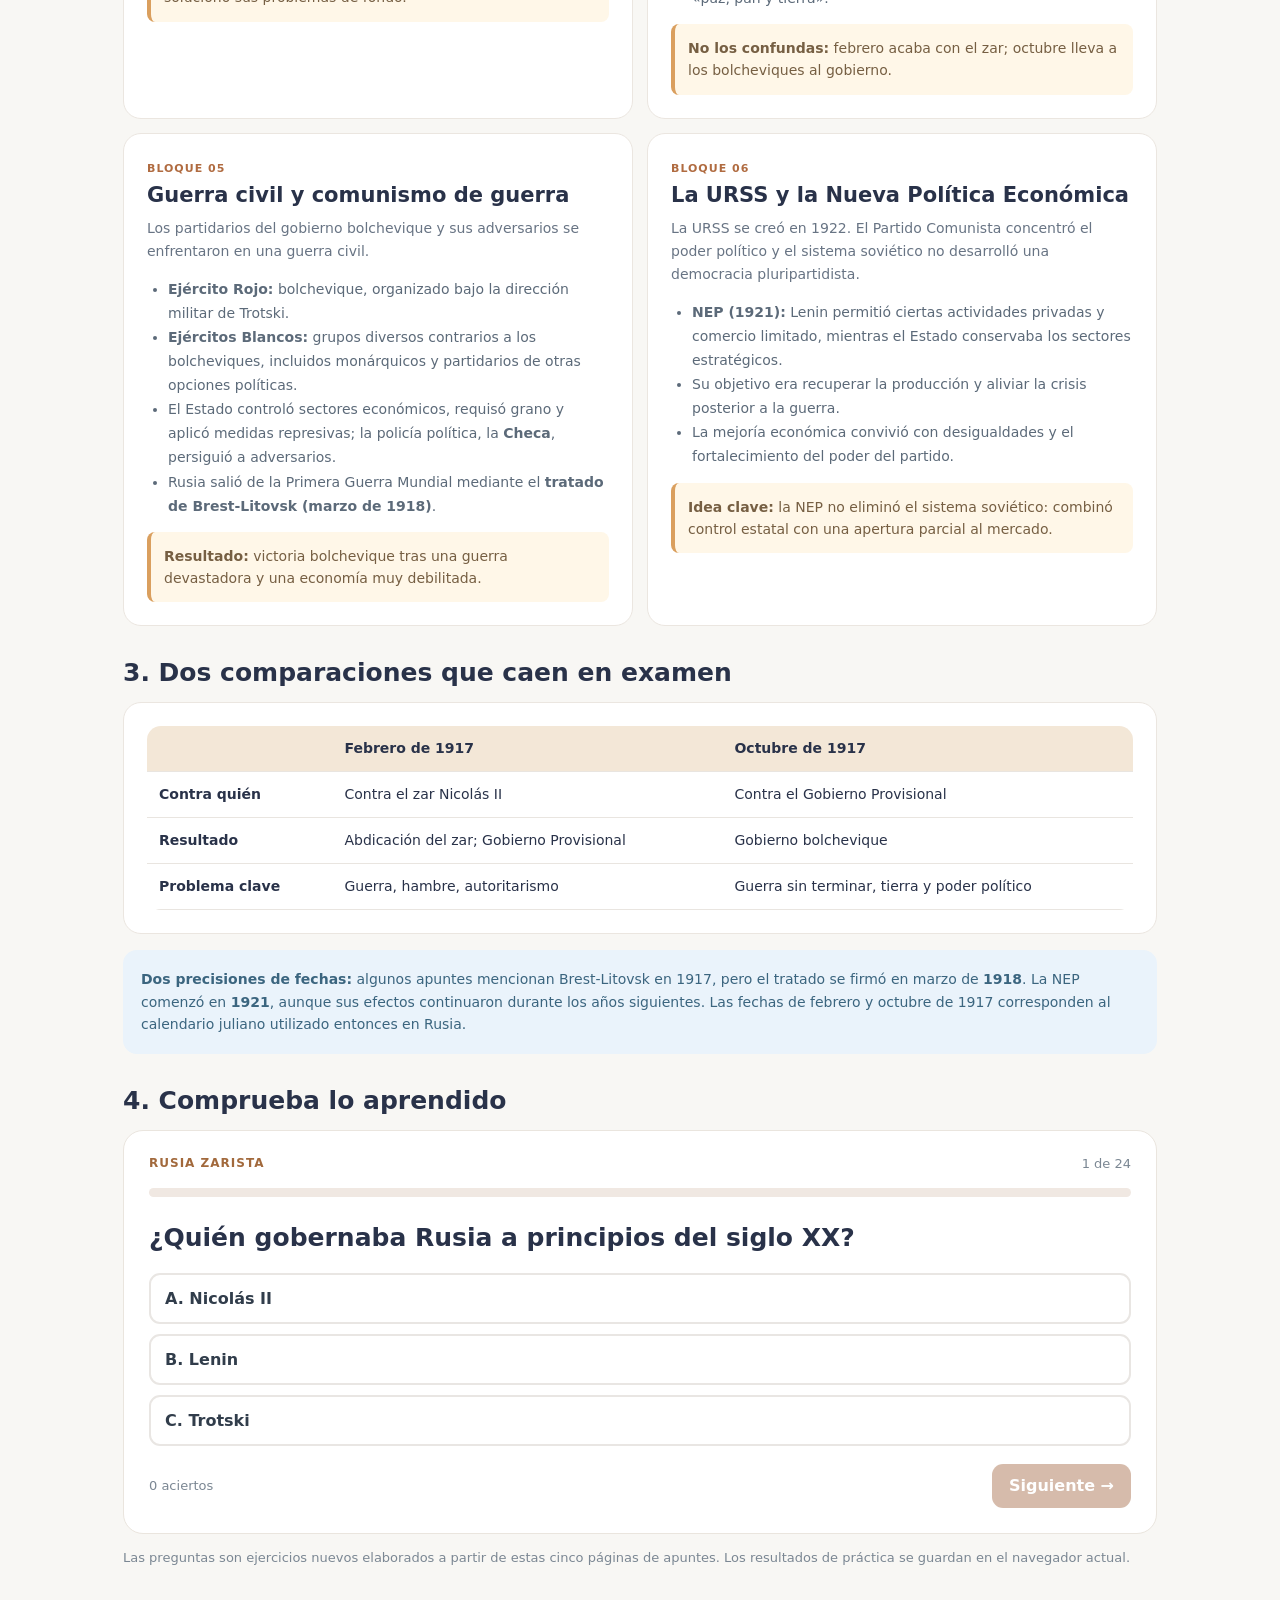
<file: historia-revolucion-rusa.html>
<!doctype html><html lang="es"><head><meta charset="utf-8"><meta name="viewport" content="width=device-width,initial-scale=1"><title>Revolución rusa · Academia en casa</title><style>
:root{font-family:system-ui,-apple-system,Arial,sans-serif;color:#293249;background:#f8f7f4}*{box-sizing:border-box}body{margin:0}a{color:#8c5b3c;text-decoration:none;font-weight:800}button{font:inherit;cursor:pointer}button:focus-visible{outline:3px solid #b77a56;outline-offset:2px}.wrap{max-width:1070px;margin:auto;padding:22px 18px 65px}header{display:flex;justify-content:space-between;align-items:center;gap:12px;margin-bottom:27px}.brand{font-weight:850;font-size:20px}.brand b{background:#7058c5;color:white;padding:9px 11px;border-radius:11px;margin-right:6px}.hero{background:linear-gradient(120deg,#fff0dc,#f3eadc);padding:32px;border-radius:24px}.eyebrow{font-size:12px;letter-spacing:1px;font-weight:850;color:#a2693c;text-transform:uppercase}h1{font-size:clamp(31px,5vw,49px);margin:10px 0;letter-spacing:-1px}p{color:#687484;line-height:1.65}.chips{display:flex;flex-wrap:wrap;gap:8px}.chip{background:#fff;border-radius:25px;padding:8px 12px;font-size:12px;color:#986641;font-weight:750}.section{font-size:25px;margin:32px 0 15px}.timeline{position:relative;display:grid;grid-template-columns:repeat(3,minmax(0,1fr));gap:10px}.event{background:#fff;border:1px solid #eae4da;padding:17px;border-radius:15px}.year{color:#ae7246;font-size:14px;font-weight:900}.event b{display:block;margin:8px 0}.event p{margin:0;font-size:13px}.grid{display:grid;grid-template-columns:repeat(2,minmax(0,1fr));gap:14px}.card{background:white;border:1px solid #ebe6e0;border-radius:18px;padding:23px}.card h3{font-size:21px;margin:7px 0 10px}.card p{font-size:14px;margin:5px 0 12px}.card ul{font-size:14px;color:#5c6a79;line-height:1.72;padding-left:21px}.label{color:#b06b40;font-weight:850;font-size:11px;letter-spacing:1px}.takeaway{background:#fff7e8;border-left:4px solid #da9f5e;padding:13px;border-radius:8px;color:#765f43;font-size:14px;line-height:1.6}.comparison{width:100%;border-collapse:collapse;background:#fff;border-radius:14px;overflow:hidden}.comparison td,.comparison th{padding:12px;border-bottom:1px solid #e9e5e0;text-align:left;vertical-align:top;font-size:14px;line-height:1.5}.comparison th{background:#f3e7d7}.alert{padding:18px;border-radius:14px;background:#eaf3fb;color:#3b657f;line-height:1.6;font-size:14px}.quiz{background:#fff;border:1px solid #eae5de;border-radius:20px;padding:25px}.top,.bottom{display:flex;justify-content:space-between;gap:12px;align-items:center}.meter{background:#f0e8e2;height:9px;border-radius:20px;overflow:hidden;margin:17px 0 25px}.meter div{background:#c58455;height:100%;transition:width .2s}.question{font-size:25px;font-weight:850;line-height:1.25;margin-bottom:20px}.choices{display:grid;gap:10px}.choice{padding:14px;border-radius:11px;background:white;border:2px solid #e9e6e3;color:#313d4b;font-weight:700;text-align:left}.choice.ok{background:#e9f8ef;border-color:#319e76}.choice.no{background:#fff0ee;border-color:#cf7773}.feedback{background:#f3f6fc;border-radius:12px;padding:15px;line-height:1.55;margin-top:15px}.hidden{display:none!important}.btn{background:#a56b46;color:white;border:0;border-radius:11px;padding:12px 17px;font-weight:850}.btn:disabled{opacity:.45}.small{font-size:13px;color:#7b8793}.summary{text-align:center;padding:18px}@media(max-width:760px){.grid,.timeline{grid-template-columns:1fr}.hero{padding:22px}.card,.quiz{padding:19px}.brand{font-size:16px}}
</style><link rel="stylesheet" href="./academia-shared.css"><script src="./academia-progress.js"></script></head><body><nav class="academy-nav"><a href="./index.html">✦ Academia en casa</a><a href="./index.html#asignaturas">← Asignaturas y temas</a></nav><div class="wrap"><header><div class="brand"><b>✦</b> Academia en casa</div><a href="./index.html">← Inicio</a></header><div class="hero"><span class="eyebrow">Geografía e Historia · 4.º ESO · Apuntes de Guille</span><h1>La Revolución rusa</h1><p>De la Rusia de los zares al nacimiento de la URSS. Una unidad para entender por qué comenzó la revolución, quiénes se enfrentaron y qué cambió después.</p><div class="chips"><span class="chip">6 bloques explicados</span><span class="chip">Línea temporal</span><span class="chip">24 preguntas autocorregibles</span></div></div>
<h2 class="section">1. La historia de un vistazo</h2><div class="timeline"><div class="event"><span class="year">1905</span><b>Primera revolución</b><p>Protestas, Domingo Sangriento y promesas de reformas del zar.</p></div><div class="event"><span class="year">Febrero de 1917</span><b>Cae el zar</b><p>Manifestaciones, huelgas y abdicación de Nicolás II.</p></div><div class="event"><span class="year">Octubre de 1917</span><b>Revolución bolchevique</b><p>Los bolcheviques toman el poder y forman un gobierno revolucionario.</p></div><div class="event"><span class="year">1918–1921/22</span><b>Guerra civil</b><p>Ejército Rojo frente a fuerzas antibolcheviques; comunismo de guerra.</p></div><div class="event"><span class="year">1921</span><b>La NEP</b><p>Lenin introduce una apertura económica parcial para recuperar la producción.</p></div><div class="event"><span class="year">1922</span><b>Creación de la URSS</b><p>Se funda la Unión de Repúblicas Socialistas Soviéticas.</p></div></div>
<h2 class="section">2. Aprende por bloques</h2><div class="grid">
<section class="card"><span class="label">BLOQUE 01</span><h3>Un imperio atrasado</h3><p>A principios del siglo XX, Nicolás II gobernaba un imperio enorme bajo un régimen autocrático: concentraba el poder y los partidos políticos tenían muchas restricciones.</p><ul><li><b>Economía:</b> agricultura atrasada y poco productiva; industrialización concentrada en algunas zonas, sobre todo occidentales.</li><li><b>Sociedad:</b> zar, nobleza terrateniente, kulaks (campesinos acomodados), gran masa de campesinos pobres y obreros industriales.</li><li><b>Iglesia ortodoxa:</b> apoyaba el orden tradicional y al zarismo.</li></ul><div class="takeaway"><b>Idea clave:</b> enormes desigualdades + pobreza rural + autocracia = descontento social.</div></section>
<section class="card"><span class="label">BLOQUE 02</span><h3>La oposición al zarismo</h3><p>Distintos grupos querían transformar Rusia, pero no estaban de acuerdo en cómo hacerlo.</p><ul><li><b>Socialistas revolucionarios (SR):</b> influencia entre campesinos y defensa de la cuestión agraria.</li><li><b>Socialdemócratas marxistas:</b> divididos en bolcheviques y mencheviques.</li><li><b>Bolcheviques:</b> encabezados por Lenin; defendían un partido revolucionario disciplinado y la toma del poder.</li><li><b>Mencheviques:</b> favorecían un partido más amplio y una transformación por etapas.</li></ul><div class="takeaway"><b>Recuerda:</b> bolcheviques ≠ mencheviques, aunque ambos procedían del socialismo marxista.</div></section>
<section class="card"><span class="label">BLOQUE 03</span><h3>La revolución de 1905</h3><p>Las protestas por las condiciones de vida y la represión del <b>Domingo Sangriento</b> desencadenaron una oleada revolucionaria.</p><ul><li>El zar aprobó el <b>Manifiesto de Octubre</b>, prometiendo libertades civiles y una Duma (parlamento).</li><li>Las reformas quedaron limitadas por la continuidad del poder autocrático.</li></ul><div class="takeaway"><b>Consecuencia:</b> el zarismo sobrevivió a 1905, pero no solucionó sus problemas de fondo.</div></section>
<section class="card"><span class="label">BLOQUE 04</span><h3>Las revoluciones de 1917</h3><p>La Primera Guerra Mundial agravó el hambre, las derrotas militares y el malestar.</p><ul><li><b>Febrero:</b> huelgas y protestas en Petrogrado, motines militares, abdicación de Nicolás II y Gobierno Provisional.</li><li><b>Doble poder:</b> coexistían el Gobierno Provisional y los sóviets (consejos de obreros y soldados).</li><li>El Gobierno Provisional mantuvo la guerra y no resolvió la demanda de tierra.</li><li><b>Octubre:</b> los bolcheviques tomaron el poder y prometieron «paz, pan y tierra».</li></ul><div class="takeaway"><b>No los confundas:</b> febrero acaba con el zar; octubre lleva a los bolcheviques al gobierno.</div></section>
<section class="card"><span class="label">BLOQUE 05</span><h3>Guerra civil y comunismo de guerra</h3><p>Los partidarios del gobierno bolchevique y sus adversarios se enfrentaron en una guerra civil.</p><ul><li><b>Ejército Rojo:</b> bolchevique, organizado bajo la dirección militar de Trotski.</li><li><b>Ejércitos Blancos:</b> grupos diversos contrarios a los bolcheviques, incluidos monárquicos y partidarios de otras opciones políticas.</li><li>El Estado controló sectores económicos, requisó grano y aplicó medidas represivas; la policía política, la <b>Checa</b>, persiguió a adversarios.</li><li>Rusia salió de la Primera Guerra Mundial mediante el <b>tratado de Brest-Litovsk (marzo de 1918)</b>.</li></ul><div class="takeaway"><b>Resultado:</b> victoria bolchevique tras una guerra devastadora y una economía muy debilitada.</div></section>
<section class="card"><span class="label">BLOQUE 06</span><h3>La URSS y la Nueva Política Económica</h3><p>La URSS se creó en 1922. El Partido Comunista concentró el poder político y el sistema soviético no desarrolló una democracia pluripartidista.</p><ul><li><b>NEP (1921):</b> Lenin permitió ciertas actividades privadas y comercio limitado, mientras el Estado conservaba los sectores estratégicos.</li><li>Su objetivo era recuperar la producción y aliviar la crisis posterior a la guerra.</li><li>La mejoría económica convivió con desigualdades y el fortalecimiento del poder del partido.</li></ul><div class="takeaway"><b>Idea clave:</b> la NEP no eliminó el sistema soviético: combinó control estatal con una apertura parcial al mercado.</div></section>
</div>
<h2 class="section">3. Dos comparaciones que caen en examen</h2><div class="card" style="overflow-x:auto"><table class="comparison"><thead><tr><th></th><th>Febrero de 1917</th><th>Octubre de 1917</th></tr></thead><tbody><tr><td><b>Contra quién</b></td><td>Contra el zar Nicolás II</td><td>Contra el Gobierno Provisional</td></tr><tr><td><b>Resultado</b></td><td>Abdicación del zar; Gobierno Provisional</td><td>Gobierno bolchevique</td></tr><tr><td><b>Problema clave</b></td><td>Guerra, hambre, autoritarismo</td><td>Guerra sin terminar, tierra y poder político</td></tr></tbody></table></div>
<div class="alert" style="margin-top:16px"><b>Dos precisiones de fechas:</b> algunos apuntes mencionan Brest-Litovsk en 1917, pero el tratado se firmó en marzo de <b>1918</b>. La NEP comenzó en <b>1921</b>, aunque sus efectos continuaron durante los años siguientes. Las fechas de febrero y octubre de 1917 corresponden al calendario juliano utilizado entonces en Rusia.</div>
<h2 class="section">4. Comprueba lo aprendido</h2><div class="quiz"><div id="study"><div class="top"><span class="eyebrow" id="quiz-area"></span><span class="small" id="count"></span></div><div class="meter"><div id="bar"></div></div><div class="question" id="question"></div><div class="choices" id="choices"></div><div id="feedback" class="feedback hidden"></div><div class="bottom" style="margin-top:18px"><span class="small" id="points"></span><button class="btn" id="next" disabled>Siguiente →</button></div></div><div id="result" class="summary hidden"><div style="font-size:58px">📜</div><h2 id="result-title"></h2><p id="result-text"></p><button class="btn" id="restart">Volver a practicar</button></div></div><p class="small">Las preguntas son ejercicios nuevos elaborados a partir de estas cinco páginas de apuntes. Los resultados de práctica se guardan en el navegador actual.</p></div><script src="./historia-revolucion-rusa.js"></script></body></html>
</file>
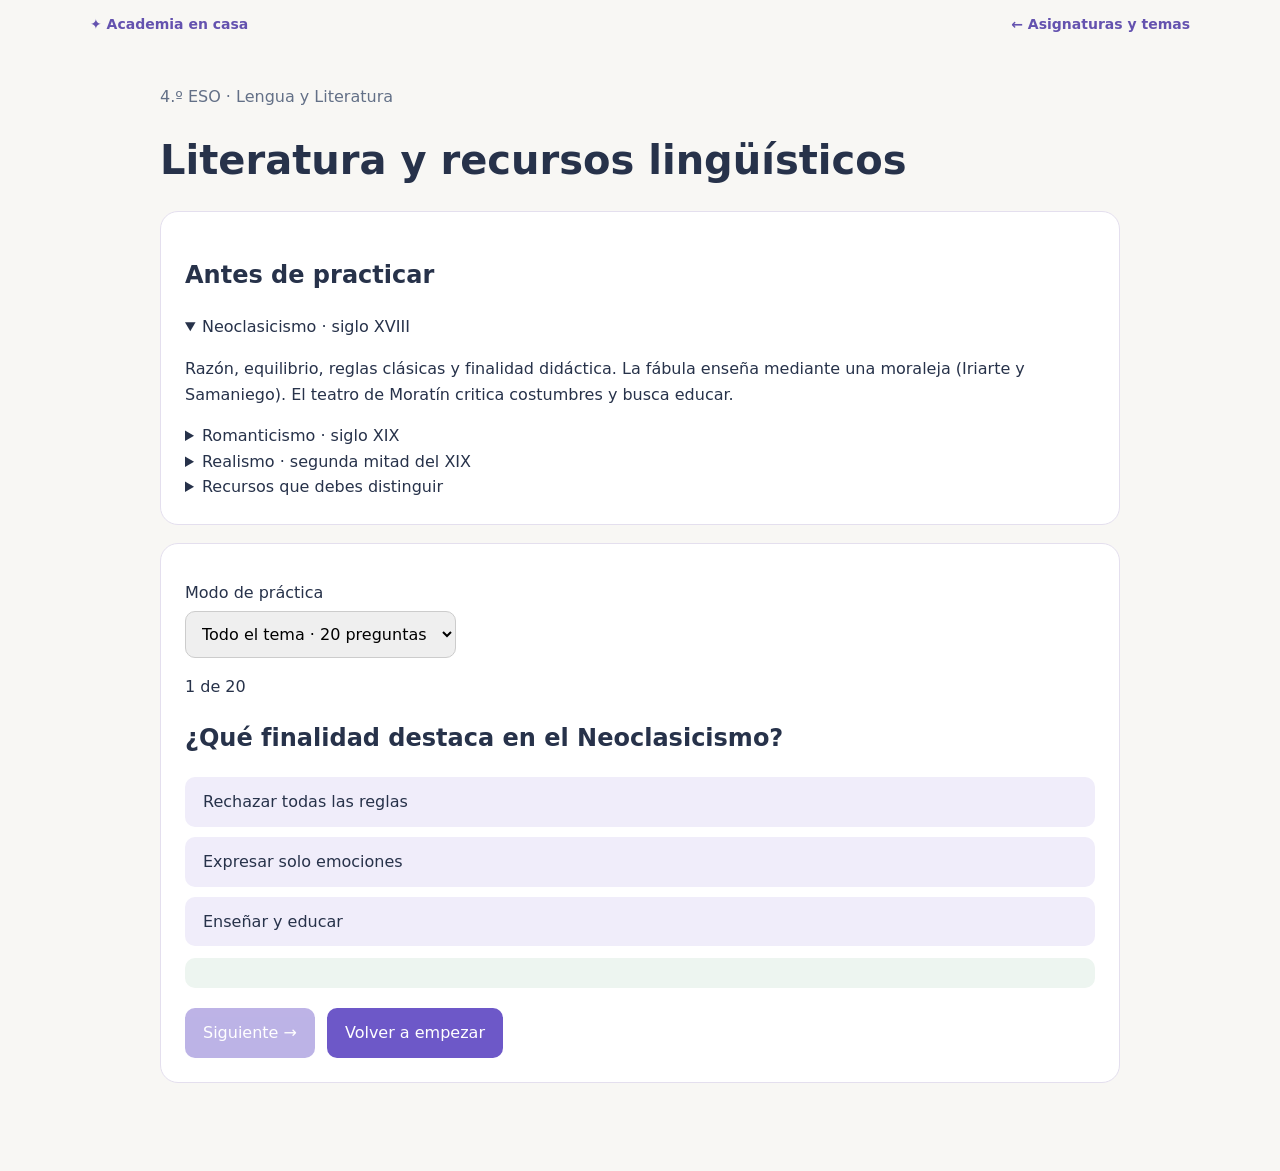
<file: lengua-literatura.html>
<!doctype html><html lang="es"><head><meta charset="utf-8"><meta name="viewport" content="width=device-width,initial-scale=1"><title>Literatura y recursos lingüísticos · Academia en casa</title><link rel="stylesheet" href="./academia-shared.css"><style>body{font:16px/1.6 system-ui;color:#27324a;background:#f8f7f4;margin:0}main{max-width:960px;margin:auto;padding:20px 20px 70px}h1{font-size:clamp(27px,5vw,40px);line-height:1.2}.card{background:white;border:1px solid #e4dfee;padding:24px;border-radius:18px;margin:18px 0}button,.btn{font:inherit;cursor:pointer;border:0;background:#6d58c8;color:white;border-radius:10px;padding:12px 18px;text-decoration:none}button:disabled{opacity:.45}input,select,textarea{font:inherit;padding:12px;border:1px solid #ccc;border-radius:10px;max-width:100%}label{display:block;margin:12px 0 5px}.choices{display:grid;gap:10px}.choices button{background:#f0edfa;color:#27324a;text-align:left}.status{color:#637087}.actions{display:flex;gap:12px;flex-wrap:wrap;margin-top:20px}[hidden]{display:none!important}</style><script src="./academia-progress.js"></script></head><body><nav class="academy-nav"><a href="./index.html">✦ Academia en casa</a><a href="./index.html#asignaturas">← Asignaturas y temas</a></nav><main><p class="status">4.º ESO · Lengua y Literatura</p><h1>Literatura y recursos lingüísticos</h1><section class="card"><h2>Antes de practicar</h2><details open><summary>Neoclasicismo · siglo XVIII</summary><p>Razón, equilibrio, reglas clásicas y finalidad didáctica. La fábula enseña mediante una moraleja (Iriarte y Samaniego). El teatro de Moratín critica costumbres y busca educar.</p></details><details><summary>Romanticismo · siglo XIX</summary><p>Subjetividad, sentimientos, libertad creadora, rebeldía y naturaleza vinculada al estado de ánimo. Espronceda, Bécquer y Rosalía de Castro.</p></details><details><summary>Realismo · segunda mitad del XIX</summary><p>Observación y representación verosímil de la sociedad, personajes cotidianos y crítica social. Galdós y Clarín; el narrador omnisciente conoce pensamientos y sentimientos.</p></details><details><summary>Recursos que debes distinguir</summary><p>Metáfora: identificación («tus ojos son luceros»). Símil: comparación («como luceros»). Anáfora: repetición al inicio. Hipérbole: exageración. Personificación: cualidades humanas en seres no humanos. Antítesis: oposición. Hipérbaton: alteración del orden habitual.</p></details></section><section class="card"><label for="mode">Modo de práctica</label><select id="mode"><option value="all">Todo el tema · 20 preguntas</option><option value="errors">Reforzar mis errores</option></select><p id="count"></p><h2 id="question"></h2><div id="choices" class="choices"></div><div id="feedback" class="step-feedback" aria-live="polite"></div><div class="actions"><button id="next" disabled>Siguiente →</button><button id="again">Volver a empezar</button></div></section></main><script src="./lengua-literatura.js"></script></body></html>
</file>
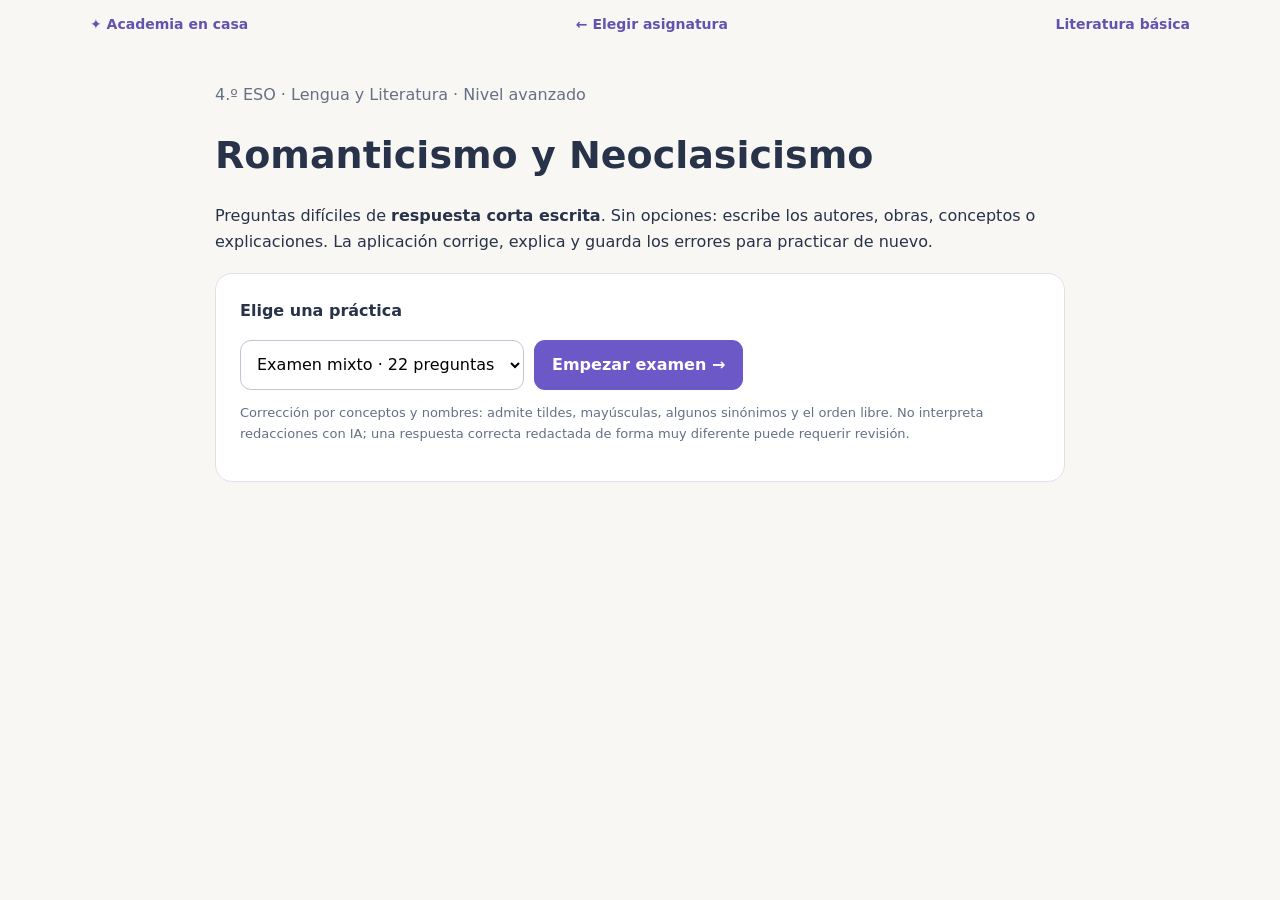
<file: lengua-romanticismo-neoclasicismo.html>
<!doctype html><html lang="es"><head><meta charset="utf-8"><meta name="viewport" content="width=device-width, initial-scale=1"><title>Romanticismo y Neoclasicismo · Respuesta escrita</title><link rel="stylesheet" href="./academia-shared.css"><script src="./academia-progress.js"></script><style>
body{margin:0;background:#f8f7f4;color:#283249;font:16px/1.6 system-ui,Arial}main{max-width:850px;margin:auto;padding:18px 18px 80px}h1{font-size:clamp(26px,5vw,38px);line-height:1.18}.card{background:white;border:1px solid #e3dfed;border-radius:17px;padding:24px;margin:18px 0}p{line-height:1.6}.muted{color:#657085}button,select,textarea{font:inherit}button{cursor:pointer;border:0;background:#6d58c8;color:white;padding:12px 18px;border-radius:11px;font-weight:750;min-height:44px}button.secondary{background:#ede8fa;color:#5745a3}button:disabled{opacity:.4}select{padding:12px;border:1px solid #c8c3d4;border-radius:11px;background:white;max-width:100%}textarea{width:100%;min-height:145px;padding:15px;border:2px solid #d8d2e5;border-radius:13px;resize:vertical;font:inherit;line-height:1.6}textarea:focus{outline:3px solid #b3a2ed}.row{display:flex;justify-content:space-between;gap:12px;align-items:center;flex-wrap:wrap}.pill{font-size:12px;background:#f1ecfe;color:#5946ad;padding:5px 12px;border-radius:99px;font-weight:800}.feedback{margin-top:15px;border-radius:13px;padding:17px;background:#eff6fd}.feedback.good{background:#e5f6ed}.feedback.mid{background:#fff4dc}.feedback.bad{background:#fff0ee}.feedback p{margin:7px 0}.steps{margin:0;padding-left:20px}progress{width:100%;height:12px;accent-color:#755cd0}.actions{display:flex;flex-wrap:wrap;gap:10px;margin-top:17px}.results{font-size:21px;font-weight:800}.small{font-size:13px}[hidden]{display:none!important}@media(max-width:600px){.card{padding:17px}button{width:100%}.actions{display:grid}textarea{min-height:150px}}</style></head><body><nav class="academy-nav"><a href="./index.html">✦ Academia en casa</a><a href="./index.html#asignaturas">← Elegir asignatura</a><a href="./lengua-literatura.html">Literatura básica</a></nav><main><p class="muted">4.º ESO · Lengua y Literatura · Nivel avanzado</p><h1>Romanticismo y Neoclasicismo</h1><p>Preguntas difíciles de <b>respuesta corta escrita</b>. Sin opciones: escribe los autores, obras, conceptos o explicaciones. La aplicación corrige, explica y guarda los errores para practicar de nuevo.</p><section class="card" id="setup"><label for="mode"><b>Elige una práctica</b></label><div class="actions"><select id="mode"><option value="all">Examen mixto · 22 preguntas</option><option value="R">Solo Romanticismo</option><option value="N">Solo Neoclasicismo</option><option value="errors">Repasar errores</option></select><button id="begin">Empezar examen →</button></div><p class="muted small">Corrección por conceptos y nombres: admite tildes, mayúsculas, algunos sinónimos y el orden libre. No interpreta redacciones con IA; una respuesta correcta redactada de forma muy diferente puede requerir revisión.</p></section><section id="exercise" class="card" hidden><div class="row"><span class="pill" id="category"></span><span class="muted" id="count"></span></div><progress id="progress" max="100" value="0"></progress><h2 id="question"></h2><label for="answer">Tu respuesta</label><textarea id="answer" placeholder="Escribe tu respuesta sin consultar los apuntes..." spellcheck="true"></textarea><div id="feedback" class="feedback" role="status" aria-live="polite" hidden></div><div class="actions"><button id="check">Corregir respuesta</button><button class="secondary" id="next" hidden>Siguiente pregunta →</button><button class="secondary" id="exit">Volver al inicio</button></div></section><section id="finish" class="card" hidden><h2>Resultado del entrenamiento</h2><div class="results" id="score"></div><p id="finaldesc"></p><div class="actions"><button id="retry">Repetir esta práctica</button><button class="secondary" id="home">Elegir otra práctica</button></div></section></main><script>
const questions=[["R","Escribe TRES autores del Romanticismo y DOS obras románticas, indicando el autor de cada obra.","list",["espronceda|jose de espronceda","becquer|gustavo adolfo becquer","rosalia de castro|rosalia","larra|mariano jose de larra","zorrilla|jose zorrilla","duque de rivas"],3,["cancion del pirata","el estudiante de salamanca","el diablo mundo","rimas","leyendas","cantares gallegos","follas novas","en las orillas del sar","don juan tenorio","don alvaro o la fuerza del sino"],2,"Autores posibles: Espronceda, Bécquer, Rosalía de Castro, Larra, Zorrilla o Duque de Rivas. Obras: Rimas (Bécquer), Don Juan Tenorio (Zorrilla), Canción del pirata (Espronceda), etc."],["N","Escribe DOS autores del Neoclasicismo o de la literatura ilustrada y DOS obras, relacionando cada obra con su autor.","list",["moratin|leandro fernandez de moratin","cadalso|jose cadalso","feijoo|benito jeronimo feijoo","jovellanos|gaspar melchor de jovellanos","samaniego|felix maria de samaniego"],2,["el si de las ninas","el viejo y la nina","cartas marruecas","noches lugubres","teatro critico universal","cartas eruditas y curiosas","informe sobre la ley agraria","memoria sobre espectaculos y diversiones publicas","el leon y el raton"],2,"Ejemplo: Moratín — El sí de las niñas; Cadalso — Cartas marruecas. También Feijoo, Jovellanos o Samaniego."],["R","Nombra CUATRO características del Romanticismo, evitando repetir la misma idea.","list",["libertad|rebeldia|originalidad","subjetivismo|individualismo|yo lirico|intimismo","exaltacion de los sentimientos|pasiones|amor imposible|desengano","naturaleza expresiva|naturaleza refleja|paisaje refleja","misterio|sobrenatural|muerte","evasion|edad media|oriente","folclore|tradiciones"],4,[],0,"Libertad y rebeldía; subjetivismo; exaltación de pasiones; naturaleza expresiva. Otros: misterio, evasión y folclore."],["N","Nombra CUATRO características del Neoclasicismo.","list",["razon|racionalismo","didactica|ensenar|moralizadora","reglas|normas clasicas|tres unidades","claridad|orden|sobriedad|equilibrio","verosimilitud|rechazo de lo fantastico","critica|reforma|progreso"],4,[],0,"Razón, intención didáctica, respeto por las reglas, claridad/equilibrio. También verosimilitud y crítica reformista."],["R","Indica el autor y el título de una obra romántica que trate el destino fatal.","criteria",["duque de rivas","don alvaro o la fuerza del sino"],"Duque de Rivas — Don Álvaro o la fuerza del sino."],["R","¿Qué dos géneros cultivó Bécquer? Nombra una obra de cada uno.","criteria",["poesia|lirica|poemas","rimas","prosa|narrativa|relatos","leyendas"],"Poesía: Rimas; prosa narrativa: Leyendas."],["N","¿Cuál es la finalidad de la fábula neoclásica y qué recurso suele emplear?","criteria",["ensenar|moraleja|moralizar|didactica","animales|personificacion"],"Finalidad didáctica o moralizadora, generalmente con animales personificados y moraleja."],["N","Explica en una o dos frases por qué El sí de las niñas es una obra neoclásica.","criteria",["matrimonio|casar|impuestos|autoridad familiar","critica|educar|ensenar|reformar|didactica"],"Critica los matrimonios impuestos y la autoridad familiar, con finalidad didáctica y reformadora."],["R","Explica por qué «Volverán las oscuras golondrinas» es romántico usando DOS rasgos distintos.","criteria",["amor|desengano|sentimiento|melancolia|subjetividad","naturaleza|golondrinas|madreselvas"],"Expresa desengaño amoroso (subjetivismo) y contrapone el ciclo de la naturaleza al amor irrepetible."],["R","Identifica DOS recursos en «Volverán las oscuras golondrinas» / «Volverán las tupidas madreselvas».","criteria",["anafora|repeticion inicial","paralelismo|misma estructura|estructura gramatical"],"Anáfora («Volverán» al comienzo) y paralelismo (misma estructura sintáctica)."],["R","¿Qué recurso aparece en «caer como lágrimas del día»? Explica su función.","criteria",["simil|comparacion","tristeza|melancolia|dolor|lagrimas|roc io|rocio"],"Símil: compara el rocío con lágrimas para transmitir tristeza."],["R","Nombra DOS recursos del fragmento de Don Juan Tenorio «¿no es verdad, ángel de amor...?».","criteria",["interrogacion retorica|pregunta retorica","metafora|angel"],"Interrogación retórica y metáfora («ángel de amor»)."],["R","¿Por qué no es correcto afirmar que Don Juan Tenorio tiene «verso libre»?","criteria",["metrica|medida|octosilab|versos","rima|consonante|regular"],"El fragmento sigue una métrica regular, con versos octosílabos y rima consonante."],["N","¿Qué tres unidades clásicas suele respetar el teatro neoclásico?","criteria",["accion","lugar|espacio","tiempo"],"Unidad de acción, de lugar y de tiempo."],["N","Escribe una obra de José Cadalso y explica QUÉ critica.","criteria",["cartas marruecas|noches lugubres","sociedad|costumbres|politica|espana|decadencia|atraso"],"Cartas marruecas: critica costumbres y problemas sociales y políticos de España. Si se elige Noches lúgubres, habría que justificar específicamente su contenido."],["N","Relaciona Feijoo y Jovellanos con UNA preocupación ilustrada de cada uno.","criteria",["feijoo","supersticion|falsas creencias|divulgacion|ciencia","jovellanos","educacion|reforma|economia|progreso"],"Feijoo combate supersticiones y difunde conocimientos; Jovellanos defiende reformas, educación y progreso."],["R","¿Qué diferencia existe entre un autor romántico y uno neoclásico en cuanto a razón y sentimiento?","criteria",["romanticismo|romantico","sentimiento|emocion|pasion","neoclasicismo|neoclasico","razon|racional"],"Romanticismo: emoción y subjetividad. Neoclasicismo: razón y finalidad educativa."],["R","Di DOS obras de Rosalía de Castro escritas en gallego y UNA en castellano.","criteria",["cantares gallegos","follas novas","en las orillas del sar"],"Gallego: Cantares gallegos y Follas novas. Castellano: En las orillas del Sar."],["R","¿Qué pseudónimo empleaba Larra y qué solía criticar en sus artículos?","criteria",["figaro","costumbres|atraso|ignorancia|sociedad|politica"],"Fígaro; criticaba costumbres, atraso e ignorancia, con ironía."],["N","Distingue la finalidad del teatro neoclásico y el teatro romántico.","criteria",["ensenar|didactica|moralizar|educar","conmover|emocionar|sentimientos|pasiones"],"Neoclásico: educar y moralizar. Romántico: conmover con pasiones y conflictos."],["R","¿Qué expresa el estribillo «¡esas... no volverán!» y qué contraste establece?","criteria",["amor|irrepetible|perdido|desengano","naturaleza|volveran|retorno|ciclo"],"El amor vivido es irrepetible, aunque el ciclo natural (golondrinas y madreselvas) se repita."],["N","Cita DOS autores que escribieron ensayo ilustrado y UNA obra de cada uno.","criteria",["feijoo","teatro critico universal|cartas eruditas y curiosas","jovellanos","informe sobre la ley agraria|memoria sobre educacion publica|memoria sobre espectaculos"],"Feijoo — Teatro crítico universal; Jovellanos — Informe sobre la ley Agraria."]];
const $=id=>document.getElementById(id);
const esc=s=>String(s).replace(/[&<>"']/g,c=>({'&':'&amp;','<':'&lt;','>':'&gt;','"':'&quot;',"'":'&#39;'}[c]));
function norm(s){return String(s).toLowerCase().normalize('NFD').replace(/[\u0300-\u036f]/g,'').replace(/[^a-z0-9\s]/g,' ').replace(/\s+/g,' ').trim();}
function found(s,aliases){const n=' '+norm(s)+' ';return aliases.split('|').some(a=>{let x=norm(a);return x&&n.includes(' '+x+' ');});}
let queue=[],at=0,hits=0,attempts=[],lastMode='all',checked=false;
const key=()=>academia.profile();
function begin(){lastMode=$('mode').value;let all=questions.map((q,i)=>i);if(lastMode==='R'||lastMode==='N')all=all.filter(i=>questions[i][0]===lastMode);if(lastMode==='errors')all=Object.entries(academia.read('academia-progress-'+academia.profile())['literatura-escrita']||{}).filter(([id,v])=>!v.ok).map(([id])=>Number(id.split('-').pop())).filter(i=>Number.isInteger(i)&&questions[i]);if(!all.length){alert('No hay errores pendientes de este entrenamiento.');return;}queue=all;at=0;hits=0;attempts=[];$('setup').hidden=true;$('finish').hidden=true;$('exercise').hidden=false;render();}
function render(){checked=false;const q=questions[queue[at]];$('category').textContent=q[0]==='R'?'ROMANTICISMO':'NEOCLASICISMO';$('count').textContent=(at+1)+' / '+queue.length;$('progress').value=Math.round(at/queue.length*100);$('question').textContent=q[1];$('answer').value='';$('answer').disabled=false;$('check').hidden=false;$('next').hidden=true;$('feedback').hidden=true;$('answer').focus();}
function grade(q,answer){let req=[],matches=[],total=0,got=0;if(q[2]==='criteria'){req=q[3];matches=req.map(x=>found(answer,x));total=req.length;got=matches.filter(Boolean).length;}else{let primary=q[3],primaryNeed=q[4],secondary=q[5],secondNeed=q[6];let a=primary.filter(x=>found(answer,x));let b=secondary.filter(x=>found(answer,x));total=primaryNeed+secondNeed;got=Math.min(a.length,primaryNeed)+Math.min(b.length,secondNeed);req=[primaryNeed+' conceptos/autores',...(secondNeed?[secondNeed+' obras']:[])];matches=[a.length>=primaryNeed,secondNeed===0||b.length>=secondNeed];}
return {ok:got===total,got,total,need:req,matches};}
function check(){if(checked)return;const text=$('answer').value.trim();if(!text){$('answer').focus();return;}checked=true;const idx=queue[at],q=questions[idx],r=grade(q,text);if(r.ok)hits++;attempts.push(r);academia.record('literatura-escrita','escrita-'+idx,r.ok,q[1],q[q[2]==='criteria'?4:7], 'Respuesta enviada: '+text+'. Solución modelo: '+q[q[2]==='criteria'?4:7]);let label=r.ok?'✅ Respuesta correcta':r.got?'🟡 Respuesta parcialmente correcta':'🔴 Faltan elementos importantes';let details=q[2]==='criteria'?r.matches.map((v,i)=>'<li>'+(v?'✓':'✕')+' '+esc(q[3][i].split('|')[0])+'</li>').join(''):'<li>Elementos reconocidos: '+r.got+' de '+r.total+'</li>';$('feedback').className='feedback '+(r.ok?'good':r.got?'mid':'bad');$('feedback').innerHTML='<strong>'+label+'</strong><p>Elementos encontrados: '+r.got+' de '+r.total+'.</p><ul class="steps">'+details+'</ul><p><b>Respuesta modelo:</b> '+esc(q[q[2]==='criteria'?4:7])+'</p>'+(r.ok?'':'<p><small>La corrección es automática por palabras clave. Si expresaste la idea con otras palabras, compárala con la solución modelo antes de darla por fallada.</small></p>');$('feedback').hidden=false;$('answer').disabled=true;$('check').hidden=true;$('next').hidden=false;$('next').textContent=at===queue.length-1?'Ver resultados →':'Siguiente →';$('feedback').scrollIntoView({block:'nearest',behavior:'smooth'});}
function next(){at++;if(at<queue.length){render();return;}$('exercise').hidden=true;$('finish').hidden=false;$('score').textContent=hits+' / '+queue.length+' respuestas completas ('+Math.round(hits/queue.length*100)+'%)';$('finaldesc').textContent='Los fallos se guardan en tu perfil para reforzarlos. Las respuestas parciales se consideran pendientes de repaso.';$('progress').value=100;window.scrollTo(0,0);}
function exit(){ $('exercise').hidden=true;$('finish').hidden=true;$('setup').hidden=false;window.scrollTo(0,0);}
$('begin').onclick=begin;$('check').onclick=check;$('next').onclick=next;$('exit').onclick=exit;$('home').onclick=exit;$('retry').onclick=begin;
</script></body></html>
</file>
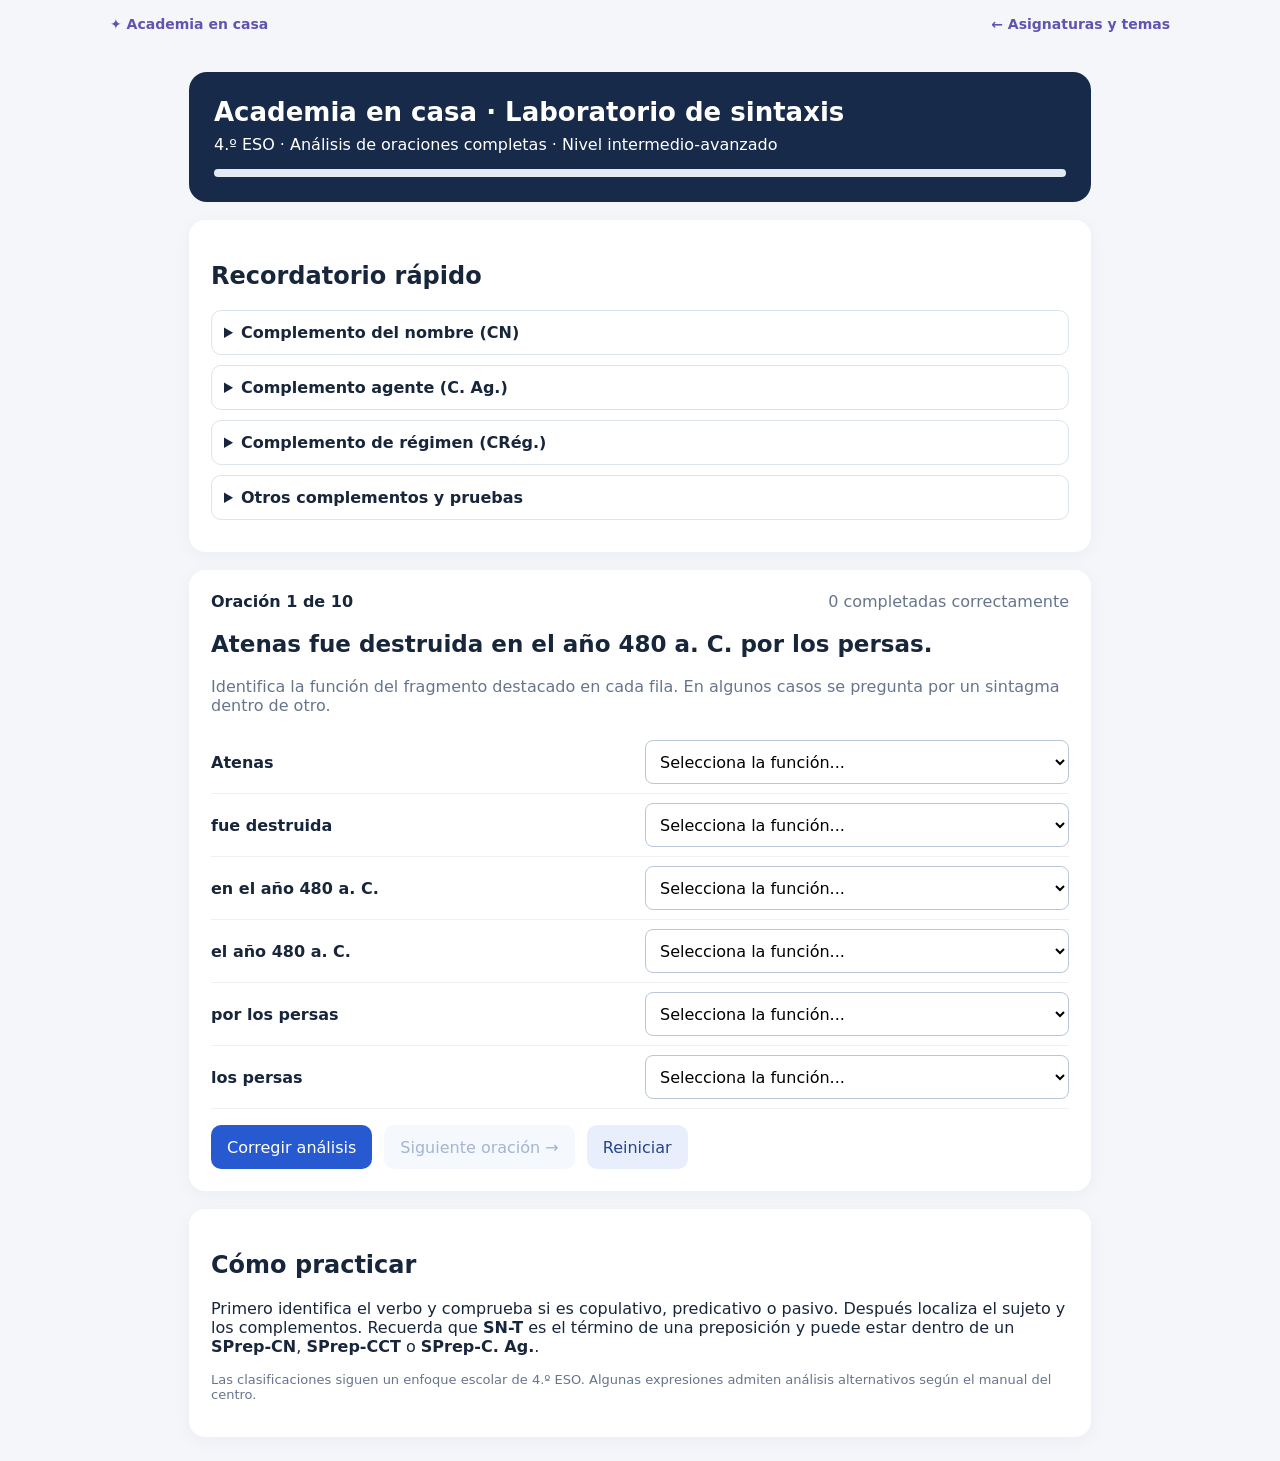
<file: lengua-sintaxis.html>
<!doctype html><html lang="es"><head><meta charset="utf-8"><meta name="viewport" content="width=device-width,initial-scale=1"><title>Academia en casa · Laboratorio de sintaxis</title><style>:root{font-family:system-ui,-apple-system,sans-serif;color:#18263b;background:#f4f6fa}*{box-sizing:border-box}body{margin:0}.wrap{max-width:950px;margin:auto;padding:24px}header{background:#172a4a;color:white;padding:25px;border-radius:18px}h1{margin:0 0 8px;font-size:26px}.muted{color:#66758c}.panel{background:white;padding:22px;border-radius:16px;margin-top:18px;box-shadow:0 4px 18px #172a4a0b}button,select{font:inherit}button{border:0;border-radius:10px;padding:11px 16px;background:#275ad0;color:white;cursor:pointer}button:disabled{opacity:.4;cursor:default}.ghost{background:#e8eefb;color:#23468a}.sentence{font-size:23px;font-weight:650;line-height:1.5;margin:16px 0}.row{display:flex;gap:12px;align-items:center;flex-wrap:wrap}.item{display:grid;grid-template-columns:minmax(180px,1fr) minmax(180px,1fr);gap:10px;align-items:center;padding:9px 0;border-bottom:1px solid #edf0f5}select{padding:10px;border:1px solid #b9c6d8;border-radius:8px;width:100%;background:white}.feedback{border-left:4px solid #2c68ce;background:#eef4ff;padding:13px;margin:15px 0;border-radius:6px}.ok{color:#12734c}.bad{color:#aa3b35}.small{font-size:13px}.bar{height:8px;background:#e4eaf3;border-radius:20px;overflow:hidden;margin-top:15px}.bar>div{height:100%;background:#69b8a0;transition:width .2s}details{margin:10px 0;border:1px solid #dce4ee;border-radius:10px;padding:12px}summary{cursor:pointer;font-weight:600}.hidden{display:none}@media(max-width:600px){.item{grid-template-columns:1fr}.wrap{padding:12px}.sentence{font-size:20px}}</style><link rel="stylesheet" href="./academia-shared.css"><script src="./academia-progress.js"></script></head><body><nav class="academy-nav"><a href="./index.html">✦ Academia en casa</a><a href="./index.html#asignaturas">← Asignaturas y temas</a></nav><div class="wrap"><header><h1>Academia en casa · Laboratorio de sintaxis</h1><div>4.º ESO · Análisis de oraciones completas · Nivel intermedio-avanzado</div><div class="bar"><div id="progress" style="width:0%"></div></div></header><section class="panel"><h2>Recordatorio rápido</h2><details><summary>Complemento del nombre (CN)</summary>Amplía o precisa un <b>sustantivo</b>. Ej.: «la descripción <b>del sistema nervioso</b>». El grupo «del sistema nervioso» es SPrep-CN y «el sistema nervioso» es SN-T.</details><details><summary>Complemento agente (C. Ag.)</summary>Aparece en una <b>oración pasiva</b> e indica quién ejecuta la acción. Suele ir con «por». Prueba: al pasar a activa se convierte en sujeto. «Atenas fue destruida <b>por los persas</b>» → «Los persas destruyeron Atenas».</details><details><summary>Complemento de régimen (CRég.)</summary>El verbo exige una preposición: «confía <b>en sus amigos</b>». Prueba: «confía <b>en eso</b>».</details><details><summary>Otros complementos y pruebas</summary><b>CD</b>: lo/la/los/las, suele ser sujeto en pasiva. <b>CI</b>: le/les. <b>Atributo</b>: con ser, estar, parecer; normalmente sustituible por «lo». <b>CC</b>: expresa circunstancias (tiempo, lugar, modo...). <b>Predicativo</b>: concuerda con sujeto o CD y acompaña a un verbo predicativo.</details></section><section class="panel" id="quiz"><div class="row" style="justify-content:space-between"><b id="counter"></b><span id="score" class="muted"></span></div><div class="sentence" id="sentence"></div><p class="muted">Identifica la función del fragmento destacado en cada fila. En algunos casos se pregunta por un sintagma dentro de otro.</p><div id="fields"></div><div id="feedback" aria-live="polite"></div><div class="row" style="margin-top:16px"><button id="check">Corregir análisis</button><button id="next" class="ghost" disabled>Siguiente oración →</button><button id="restart" class="ghost">Reiniciar</button></div></section><section class="panel"><h2>Cómo practicar</h2><p>Primero identifica el verbo y comprueba si es copulativo, predicativo o pasivo. Después localiza el sujeto y los complementos. Recuerda que <b>SN-T</b> es el término de una preposición y puede estar dentro de un <b>SPrep-CN</b>, <b>SPrep-CCT</b> o <b>SPrep-C. Ag.</b>.</p><p class="small muted">Las clasificaciones siguen un enfoque escolar de 4.º ESO. Algunas expresiones admiten análisis alternativos según el manual del centro.</p></section></div><script>
const labels=['SN-Sujeto','SN-CD','SN-CI','SPrep-CI','SN-Atributo','SPrep-CN','SN-T','SPrep-CCT','SPrep-CCL','SPrep-C. Ag.','SPrep-CRég.','SN-CCT','SAdj-CN','SAdj-Predicativo','Núcleo verbal','SPrep-CCModo','SPrep-CCFinalidad','SN-CN (aposición)'];
const data=[
{sentence:'Atenas fue destruida en el año 480 a. C. por los persas.',parts:[['Atenas','SN-Sujeto'],['fue destruida','Núcleo verbal'],['en el año 480 a. C.','SPrep-CCT'],['el año 480 a. C.','SN-T'],['por los persas','SPrep-C. Ag.'],['los persas','SN-T']],explain:'Es una pasiva perifrástica. «Por los persas» es agente porque «Los persas destruyeron Atenas» es su equivalente activo. «480 a. C.» precisa el nombre «año».'},
{sentence:'A Ramón y Cajal le debemos una precisa descripción del sistema nervioso central.',parts:[['A Ramón y Cajal','SPrep-CI'],['le','SN-CI'],['debemos','Núcleo verbal'],['una precisa descripción del sistema nervioso central','SN-CD'],['del sistema nervioso central','SPrep-CN'],['el sistema nervioso central','SN-T']],explain:'El sujeto está omitido (nosotros). «A Ramón y Cajal» y «le» duplican el CI. «Del sistema nervioso central» complementa al sustantivo «descripción».'},
{sentence:'La entrega es la esencia del verdadero amor.',parts:[['La entrega','SN-Sujeto'],['es','Núcleo verbal'],['la esencia del verdadero amor','SN-Atributo'],['del verdadero amor','SPrep-CN'],['el verdadero amor','SN-T']],explain:'«Es» es copulativo, por eso «la esencia del verdadero amor» es atributo, no CD. «Del verdadero amor» modifica «esencia».'},
{sentence:'Cada año desaparecen del planeta miles de especies distintas.',parts:[['Cada año','SN-CCT'],['desaparecen','Núcleo verbal'],['del planeta','SPrep-CCL'],['el planeta','SN-T'],['miles de especies distintas','SN-Sujeto'],['de especies distintas','SPrep-CN']],explain:'El sujeto es «miles de especies distintas», por eso el verbo debe ir en plural: «desaparecen». «De especies distintas» complementa al sustantivo «miles».'},
{sentence:'Los investigadores confían en los resultados del experimento.',parts:[['Los investigadores','SN-Sujeto'],['confían','Núcleo verbal'],['en los resultados del experimento','SPrep-CRég.'],['los resultados del experimento','SN-T'],['del experimento','SPrep-CN']],explain:'«Confiar en» exige la preposición «en»: confían en eso. «Del experimento» complementa a «resultados».'},
{sentence:'La directora entregó los premios a los alumnos más constantes.',parts:[['La directora','SN-Sujeto'],['entregó','Núcleo verbal'],['los premios','SN-CD'],['a los alumnos más constantes','SPrep-CI'],['los alumnos más constantes','SN-T'],['más constantes','SAdj-CN']],explain:'«Los premios» puede sustituirse por «los»; «a los alumnos más constantes», por «les». «Más constantes» describe al nombre «alumnos».'},
{sentence:'Los atletas llegaron agotados al estadio después de la carrera.',parts:[['Los atletas','SN-Sujeto'],['llegaron','Núcleo verbal'],['agotados','SAdj-Predicativo'],['al estadio','SPrep-CCL'],['después de la carrera','SPrep-CCT']],explain:'«Agotados» concuerda con «atletas» y acompaña a «llegaron», verbo predicativo: es complemento predicativo, no atributo.'},
{sentence:'El manuscrito de la biblioteca fue restaurado por un especialista.',parts:[['El manuscrito de la biblioteca','SN-Sujeto'],['de la biblioteca','SPrep-CN'],['la biblioteca','SN-T'],['fue restaurado','Núcleo verbal'],['por un especialista','SPrep-C. Ag.'],['un especialista','SN-T']],explain:'Pasiva: «Un especialista restauró el manuscrito de la biblioteca». «De la biblioteca» depende del nombre «manuscrito».'},
{sentence:'Mi vecino Luis parecía preocupado por el examen.',parts:[['Mi vecino Luis','SN-Sujeto'],['Luis','SN-CN (aposición)'],['parecía','Núcleo verbal'],['preocupado por el examen','SN-Atributo']],explain:'«Luis» es una aposición de «vecino». «Parecía» es copulativo; «preocupado por el examen» funciona como atributo (su categoría interna es adjetival).'},
{sentence:'Los alumnos hablaron de literatura con entusiasmo durante la clase.',parts:[['Los alumnos','SN-Sujeto'],['hablaron','Núcleo verbal'],['de literatura','SPrep-CRég.'],['con entusiasmo','SPrep-CCModo'],['durante la clase','SPrep-CCT']],explain:'En el análisis escolar, «hablar de» puede analizarse como complemento de régimen; «con entusiasmo» indica modo y «durante la clase», tiempo.'}
];
// Correct the attribute category for the final sentence to keep syntagm classification exact.
data[8].parts[3][1]='SAdj-Atributo';labels.push('SAdj-Atributo');
let index=0,passed=0,done=false;const $=x=>document.getElementById(x);function render(){done=false;const q=data[index];$('counter').textContent=`Oración ${index+1} de ${data.length}`;$('score').textContent=`${passed} completadas correctamente`;$('progress').style.width=`${index/data.length*100}%`;$('sentence').textContent=q.sentence;$('feedback').innerHTML='';$('check').disabled=false;$('next').disabled=true;$('next').textContent=index===data.length-1?'Ver resultado final':'Siguiente oración →';$('fields').innerHTML=q.parts.map((p,i)=>`<div class="item"><strong>${p[0]}</strong><select id="a${i}" aria-label="Función de ${p[0]}"><option value="">Selecciona la función...</option>${labels.map(l=>`<option value="${l}">${l}</option>`).join('')}</select></div>`).join('')}
$('check').onclick=()=>{const q=data[index],results=q.parts.map((p,i)=>({correct:$('a'+i).value===p[1],expected:p[1],given:$('a'+i).value}));const n=results.filter(x=>x.correct).length;academia.record('sintaxis',index,n===results.length,q.sentence,q.parts.map(p=>p.join(': ')).join(' · '),q.explain);let html=`<div class="feedback"><b>${n} de ${results.length} respuestas correctas</b><p>${q.explain}</p>`;results.forEach((r,i)=>{if(!r.correct)html+=`<p class="small bad">«${q.parts[i][0]}»: respuesta correcta → <b>${r.expected}</b></p>`});html+='</div>';$('feedback').innerHTML=html;if(!done&&n===results.length){passed++;done=true}$('score').textContent=`${passed} completadas correctamente`;$('next').disabled=false;};$('next').onclick=()=>{if(index<data.length-1){index++;render()}else{$('quiz').innerHTML=`<h2>¡Práctica terminada!</h2><p>Has resuelto perfectamente ${passed} de ${data.length} oraciones al primer intento o tras revisarlas. Vuelve a practicar las que más te hayan costado.</p><button onclick="location.reload()">Repetir todas las oraciones</button>`;$('progress').style.width='100%'}};$('restart').onclick=()=>{index=0;passed=0;render()};render();
</script></body></html>
</file>
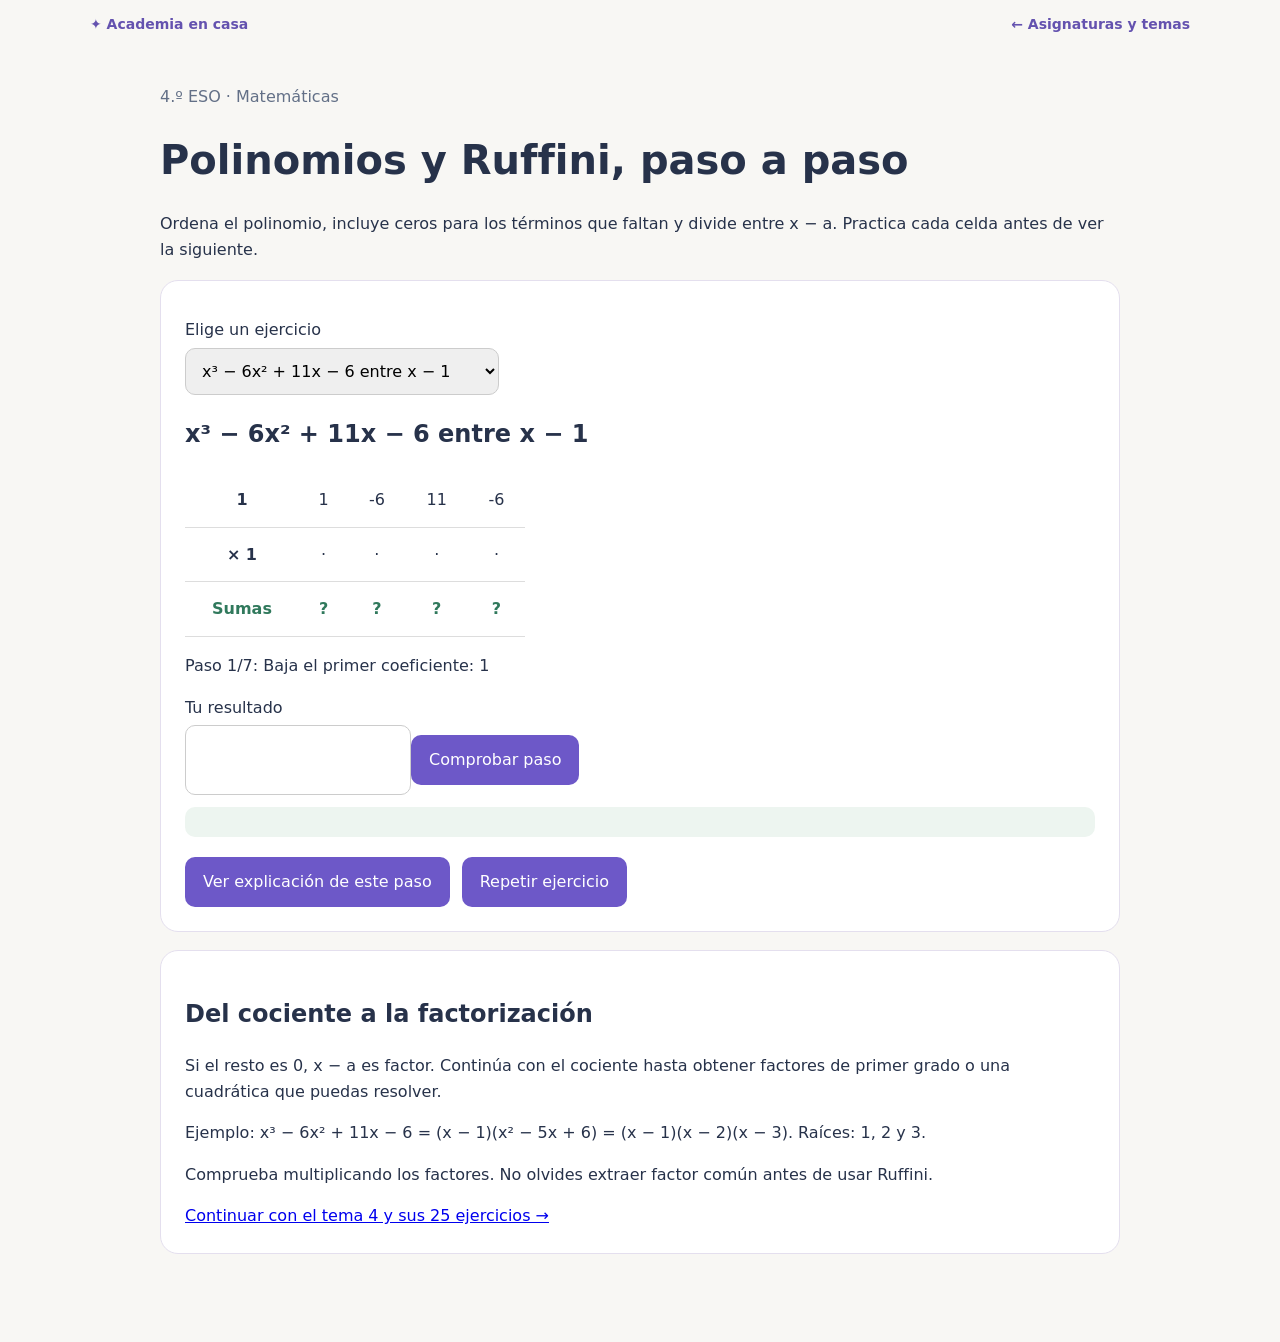
<file: matematicas-ruffini.html>
<!doctype html><html lang="es"><head><meta charset="utf-8"><meta name="viewport" content="width=device-width,initial-scale=1"><title>Polinomios y Ruffini, paso a paso · Academia en casa</title><link rel="stylesheet" href="./academia-shared.css"><style>body{font:16px/1.6 system-ui;color:#27324a;background:#f8f7f4;margin:0}main{max-width:960px;margin:auto;padding:20px 20px 70px}h1{font-size:clamp(27px,5vw,40px);line-height:1.2}.card{background:white;border:1px solid #e4dfee;padding:24px;border-radius:18px;margin:18px 0}button,.btn{font:inherit;cursor:pointer;border:0;background:#6d58c8;color:white;border-radius:10px;padding:12px 18px;text-decoration:none}button:disabled{opacity:.45}input,select,textarea{font:inherit;padding:12px;border:1px solid #ccc;border-radius:10px;max-width:100%}label{display:block;margin:12px 0 5px}.choices{display:grid;gap:10px}.choices button{background:#f0edfa;color:#27324a;text-align:left}.status{color:#637087}.actions{display:flex;gap:12px;flex-wrap:wrap;margin-top:20px}[hidden]{display:none!important}</style><script src="./academia-progress.js"></script></head><body><nav class="academy-nav"><a href="./index.html">✦ Academia en casa</a><a href="./index.html#asignaturas">← Asignaturas y temas</a></nav><main><p class="status">4.º ESO · Matemáticas</p><h1>Polinomios y Ruffini, paso a paso</h1><p>Ordena el polinomio, incluye ceros para los términos que faltan y divide entre x − a. Practica cada celda antes de ver la siguiente.</p><section class="card"><label for="example">Elige un ejercicio</label><select id="example"><option value="0">x³ − 6x² + 11x − 6 entre x − 1</option><option value="1">x³ − x entre x − 1 (incluye ceros)</option></select><h2 id="poly"></h2><div class="rough-table" id="table"></div><p id="instruction"></p><form id="step-form"><label for="value">Tu resultado</label><input inputmode="numeric" type="number" id="value" required step="any"><button>Comprobar paso</button></form><div id="feedback" class="step-feedback" aria-live="polite"></div><div class="actions"><button id="hint">Ver explicación de este paso</button><button id="reset">Repetir ejercicio</button></div><div id="solution" hidden></div></section><section class="card"><h2>Del cociente a la factorización</h2><p>Si el resto es 0, x − a es factor. Continúa con el cociente hasta obtener factores de primer grado o una cuadrática que puedas resolver.</p><p>Ejemplo: x³ − 6x² + 11x − 6 = (x − 1)(x² − 5x + 6) = (x − 1)(x − 2)(x − 3). Raíces: 1, 2 y 3.</p><p>Comprueba multiplicando los factores. No olvides extraer factor común antes de usar Ruffini.</p><a href="./matematicas-temas.html?tema=4">Continuar con el tema 4 y sus 25 ejercicios →</a></section></main><script src="./matematicas-ruffini.js"></script></body></html>
</file>
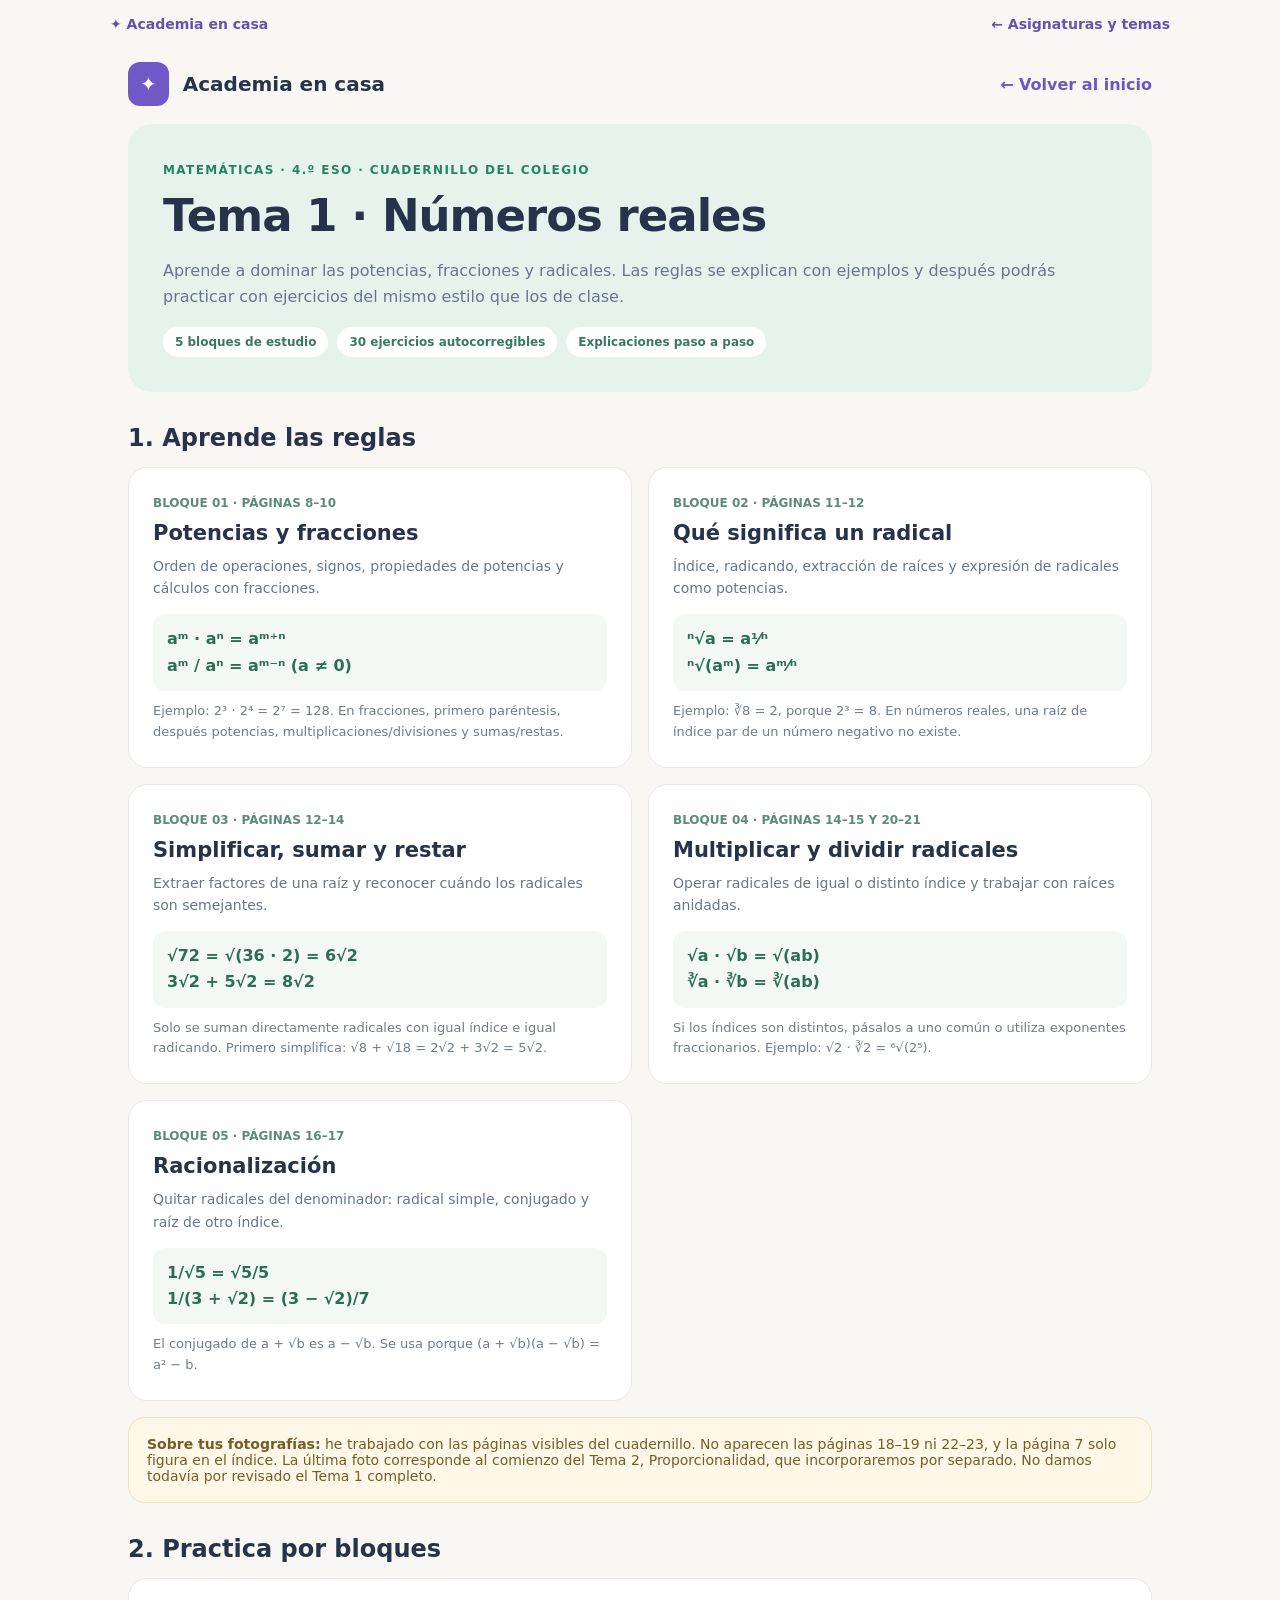
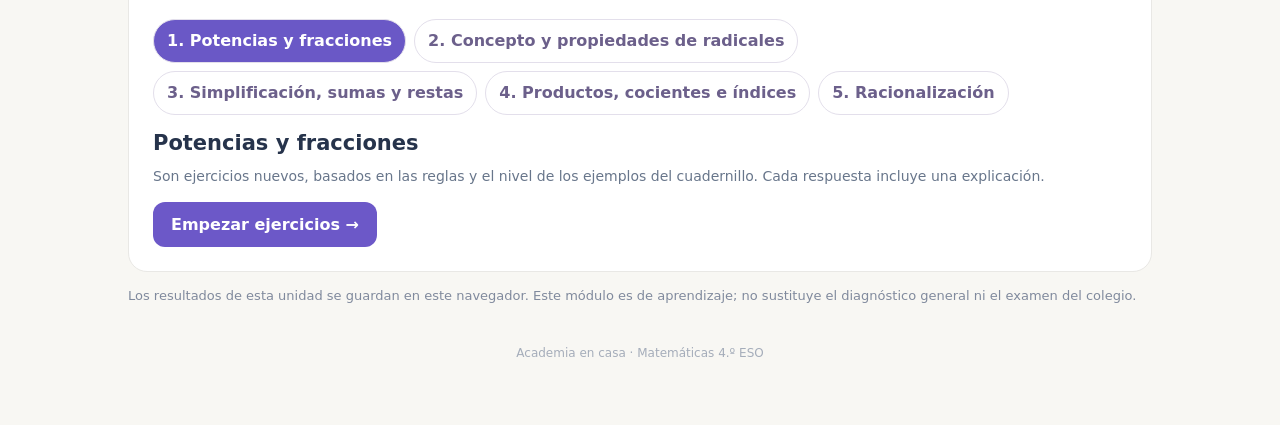
<file: matematicas-tema1.html>
<!doctype html><html lang="es"><head><meta charset="utf-8"><meta name="viewport" content="width=device-width,initial-scale=1"><title>Tema 1 · Números reales | Academia en casa</title><style>
:root{font-family:system-ui,-apple-system,Arial,sans-serif;color:#26334b;background:#f8f7f3}*{box-sizing:border-box}body{margin:0}button{font:inherit;cursor:pointer}a{color:#6958bd;text-decoration:none;font-weight:800}.wrap{max-width:1060px;margin:auto;padding:24px 18px 65px}header{display:flex;align-items:center;justify-content:space-between;margin-bottom:28px;gap:10px}.brand{font-size:20px;font-weight:850}.brand b{background:#6e59c6;color:white;border-radius:12px;padding:10px 12px;margin-right:7px}.hero{background:#e6f3ec;border-radius:24px;padding:35px}.eyebrow{font-size:12px;letter-spacing:1.4px;font-weight:850;color:#278264;text-transform:uppercase}h1{font-size:clamp(30px,4.7vw,45px);margin:11px 0;letter-spacing:-1px}p{line-height:1.62;color:#68768b}.chips{display:flex;gap:9px;flex-wrap:wrap;margin-top:17px}.chip{border-radius:50px;background:white;padding:8px 12px;font-size:12px;font-weight:750;color:#387963}.section-head{font-size:24px;margin:32px 0 15px}.grid{display:grid;grid-template-columns:repeat(2,1fr);gap:16px}.card{background:#fff;border:1px solid #e9e8e5;border-radius:19px;padding:24px}.card h3{margin:10px 0;font-size:21px}.card p{font-size:14px;margin:0 0 14px}.number{font-size:12px;color:#5c8c79;font-weight:850}.formula{padding:12px 14px;border-radius:12px;background:#f4f8f4;font-weight:800;margin:10px 0;color:#2a6e55;line-height:1.65}.tip{font-size:13px;color:#707b8e;line-height:1.6}.full{grid-column:1/-1}.warning{background:#fff8e9;border:1px solid #f4e1b9;border-radius:16px;padding:18px;color:#765c27;font-size:14px}.btn{border:0;border-radius:12px;background:#6c58c8;color:#fff;font-weight:800;padding:13px 18px}.btn.secondary{background:#ede9fc;color:#6853bc}.btn:disabled{opacity:.42}.lesson{display:none}.lesson.active{display:block}.tabs{display:flex;flex-wrap:wrap;gap:8px;margin:16px 0}.tab{border:1px solid #e3dfeb;border-radius:50px;padding:10px 13px;background:white;color:#6c608b;font-weight:800}.tab.active{background:#6a58c6;color:white}.question{font-size:27px;font-weight:850;margin:15px 0 22px}.choices{display:grid;gap:9px}.choice{border:2px solid #ece9f0;background:white;color:#29344b;border-radius:12px;padding:14px;text-align:left;font-weight:700}.choice:hover:not(:disabled){border-color:#ad9edb}.choice.good{border-color:#2f9e78;background:#e9f8ef}.choice.bad{border-color:#e56f78;background:#fff0f1}.feedback{border-radius:13px;padding:16px;background:#f1f5fc;margin:16px 0;line-height:1.65}.hidden{display:none!important}.top,.bottom{display:flex;align-items:center;justify-content:space-between;gap:12px}.progress{height:9px;background:#eeebf4;border-radius:20px;overflow:hidden;margin:16px 0 25px}.progress div{height:100%;background:#6d59c8}.small{font-size:13px;color:#808a9d}.summary{text-align:center;padding:20px}.review-list{line-height:1.7;color:#647186;padding-left:24px}.footer{text-align:center;color:#a5adba;margin-top:40px;font-size:12px}@media(max-width:760px){.grid{grid-template-columns:1fr}.hero{padding:25px}.card{padding:19px}.wrap{padding:17px}.brand{font-size:17px}.question{font-size:23px}}
</style><link rel="stylesheet" href="./academia-shared.css"><script src="./academia-progress.js"></script></head><body><nav class="academy-nav"><a href="./index.html">✦ Academia en casa</a><a href="./index.html#asignaturas">← Asignaturas y temas</a></nav><div class="wrap"><header><div class="brand"><b>✦</b> Academia en casa</div><a href="./index.html">← Volver al inicio</a></header><div class="hero"><span class="eyebrow">Matemáticas · 4.º ESO · Cuadernillo del colegio</span><h1>Tema 1 · Números reales</h1><p>Aprende a dominar las potencias, fracciones y radicales. Las reglas se explican con ejemplos y después podrás practicar con ejercicios del mismo estilo que los de clase.</p><div class="chips"><span class="chip">5 bloques de estudio</span><span class="chip">30 ejercicios autocorregibles</span><span class="chip">Explicaciones paso a paso</span></div></div>
<h2 class="section-head">1. Aprende las reglas</h2><div class="grid">
<section class="card"><span class="number">BLOQUE 01 · PÁGINAS 8–10</span><h3>Potencias y fracciones</h3><p>Orden de operaciones, signos, propiedades de potencias y cálculos con fracciones.</p><div class="formula">aᵐ · aⁿ = aᵐ⁺ⁿ<br>aᵐ / aⁿ = aᵐ⁻ⁿ (a ≠ 0)</div><div class="tip">Ejemplo: 2³ · 2⁴ = 2⁷ = 128. En fracciones, primero paréntesis, después potencias, multiplicaciones/divisiones y sumas/restas.</div></section>
<section class="card"><span class="number">BLOQUE 02 · PÁGINAS 11–12</span><h3>Qué significa un radical</h3><p>Índice, radicando, extracción de raíces y expresión de radicales como potencias.</p><div class="formula">ⁿ√a = a¹⁄ⁿ<br>ⁿ√(aᵐ) = aᵐ⁄ⁿ</div><div class="tip">Ejemplo: ∛8 = 2, porque 2³ = 8. En números reales, una raíz de índice par de un número negativo no existe.</div></section>
<section class="card"><span class="number">BLOQUE 03 · PÁGINAS 12–14</span><h3>Simplificar, sumar y restar</h3><p>Extraer factores de una raíz y reconocer cuándo los radicales son semejantes.</p><div class="formula">√72 = √(36 · 2) = 6√2<br>3√2 + 5√2 = 8√2</div><div class="tip">Solo se suman directamente radicales con igual índice e igual radicando. Primero simplifica: √8 + √18 = 2√2 + 3√2 = 5√2.</div></section>
<section class="card"><span class="number">BLOQUE 04 · PÁGINAS 14–15 Y 20–21</span><h3>Multiplicar y dividir radicales</h3><p>Operar radicales de igual o distinto índice y trabajar con raíces anidadas.</p><div class="formula">√a · √b = √(ab)<br>∛a · ∛b = ∛(ab)</div><div class="tip">Si los índices son distintos, pásalos a uno común o utiliza exponentes fraccionarios. Ejemplo: √2 · ∛2 = ⁶√(2⁵).</div></section>
<section class="card"><span class="number">BLOQUE 05 · PÁGINAS 16–17</span><h3>Racionalización</h3><p>Quitar radicales del denominador: radical simple, conjugado y raíz de otro índice.</p><div class="formula">1/√5 = √5/5<br>1/(3 + √2) = (3 − √2)/7</div><div class="tip">El conjugado de a + √b es a − √b. Se usa porque (a + √b)(a − √b) = a² − b.</div></section>
<div class="warning full"><b>Sobre tus fotografías:</b> he trabajado con las páginas visibles del cuadernillo. No aparecen las páginas 18–19 ni 22–23, y la página 7 solo figura en el índice. La última foto corresponde al comienzo del Tema 2, Proporcionalidad, que incorporaremos por separado. No damos todavía por revisado el Tema 1 completo.</div></div>
<h2 class="section-head">2. Practica por bloques</h2><div class="card"><div class="tabs" id="tabs"></div><div id="welcome"><h3 id="block-title">Selecciona un bloque</h3><p>Son ejercicios nuevos, basados en las reglas y el nivel de los ejemplos del cuadernillo. Cada respuesta incluye una explicación.</p><button class="btn" id="begin">Empezar ejercicios →</button></div><div class="lesson" id="lesson"><div class="top"><span class="eyebrow" id="block-label"></span><span class="small" id="counter"></span></div><div class="progress"><div id="bar"></div></div><h3 class="question" id="question"></h3><div class="choices" id="choices"></div><div class="feedback hidden" id="feedback"></div><div class="bottom" style="margin-top:20px"><span class="small" id="score"></span><button class="btn" id="next" disabled>Siguiente →</button></div></div><div id="summary" class="summary hidden"><div style="font-size:62px">🎯</div><h2 id="summary-title"></h2><p id="summary-text"></p><div id="errors"></div><button class="btn" id="again">Volver a practicar</button></div></div><p class="small">Los resultados se guardan por perfil en el navegador actual. Este módulo es de aprendizaje; no sustituye el diagnóstico general ni el examen del colegio.</p><div class="footer">Academia en casa · Matemáticas 4.º ESO</div></div><script src="./matematicas-tema1.js"></script></body></html>
</file>
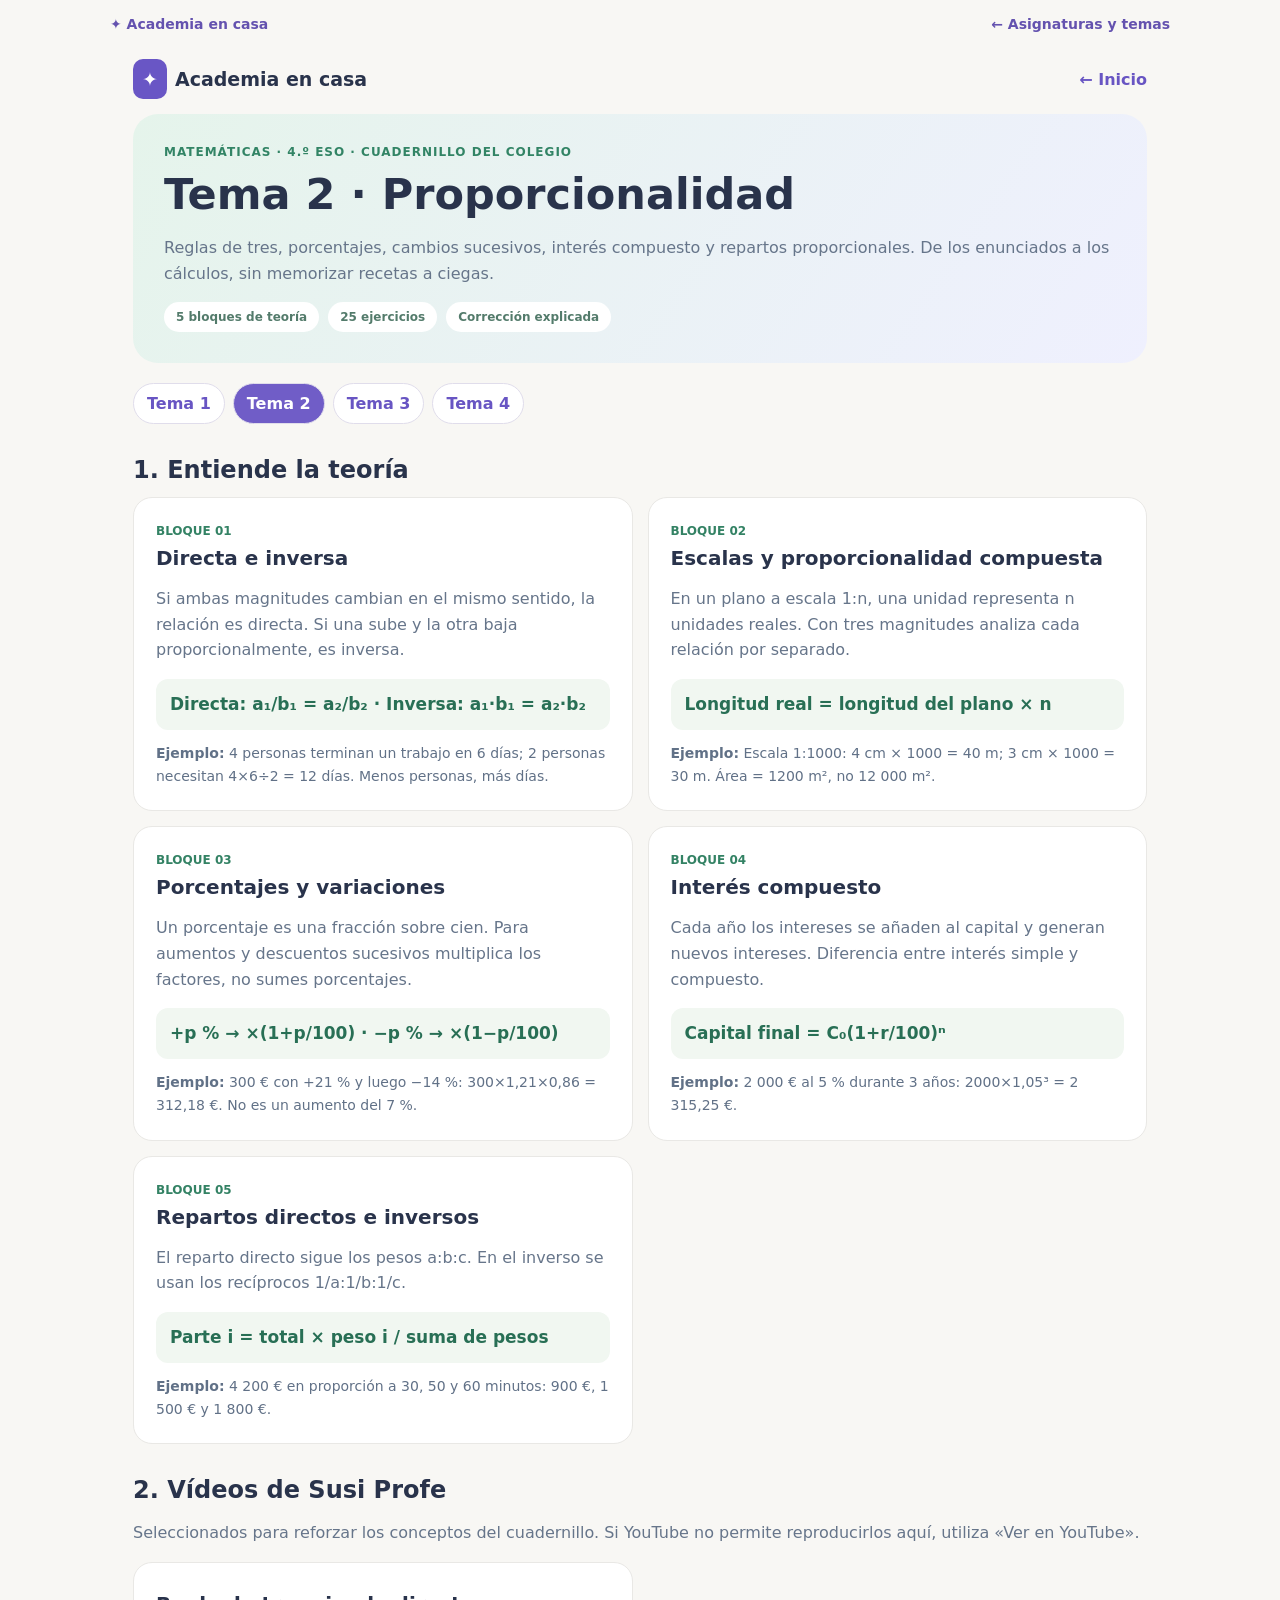
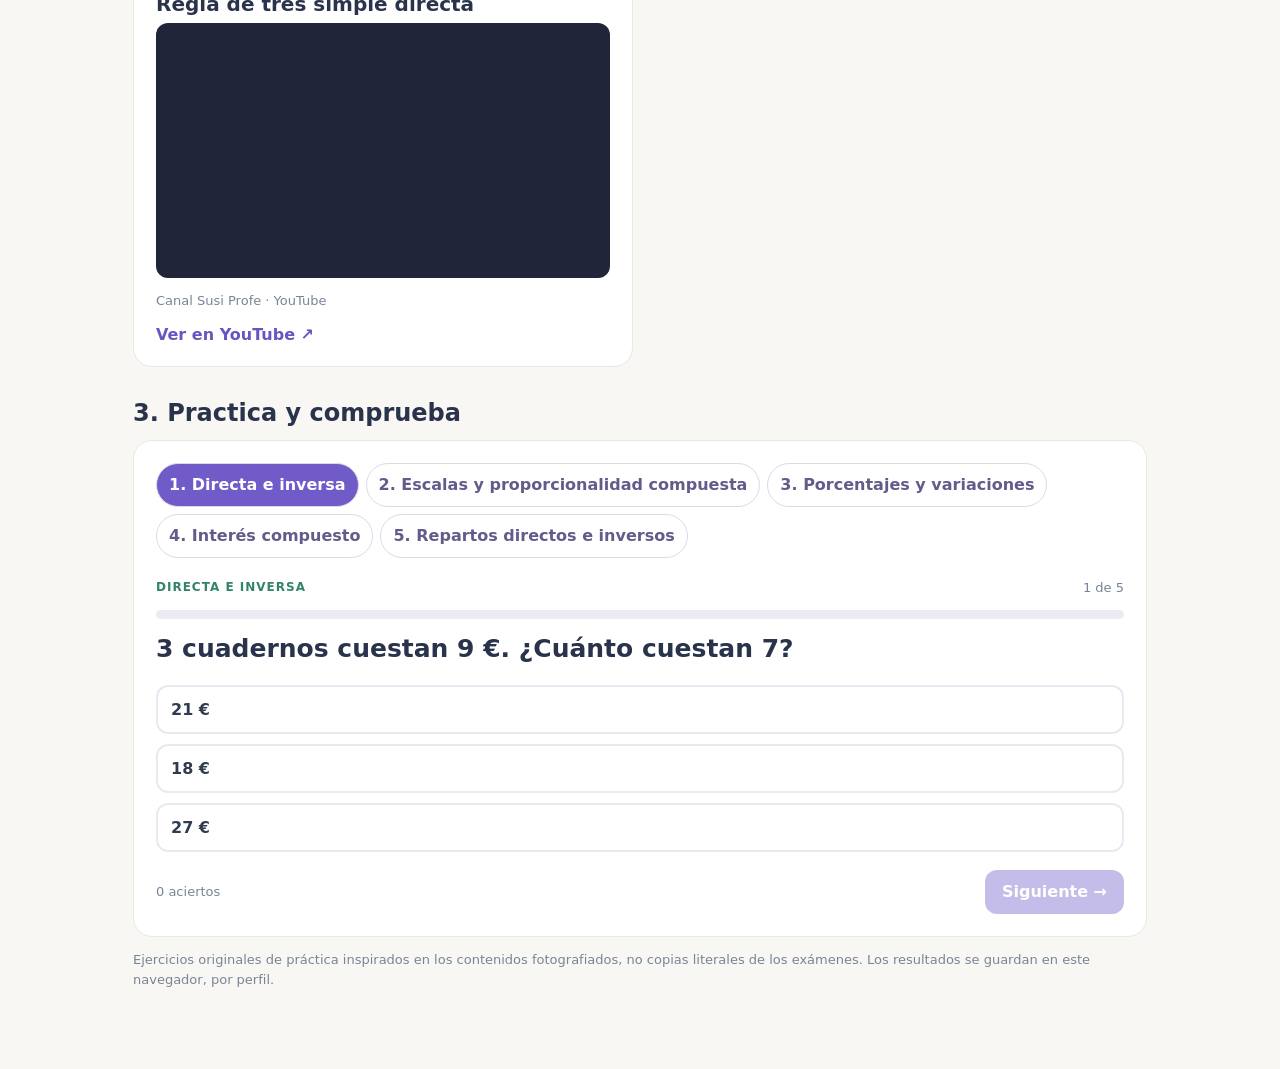
<file: matematicas-temas.html>
<!doctype html><html lang="es"><head><meta charset="utf-8"><meta name="viewport" content="width=device-width,initial-scale=1"><title>Matemáticas · Academia en casa</title><style>
:root{font-family:system-ui,-apple-system,Arial,sans-serif;color:#29334b;background:#f8f7f4}*{box-sizing:border-box}body{margin:0}.wrap{max-width:1050px;margin:auto;padding:20px 18px 65px}header{display:flex;align-items:center;justify-content:space-between;gap:10px;margin-bottom:24px}a{color:#6855c3;text-decoration:none;font-weight:750}button{font:inherit;cursor:pointer}.brand{font-size:19px;font-weight:850}.brand b{background:#6956c5;color:white;border-radius:10px;padding:9px;margin-right:8px}.hero{background:linear-gradient(125deg,#e5f4eb,#eff0fe);padding:31px;border-radius:25px}.eyebrow{font-size:12px;color:#328465;font-weight:850;letter-spacing:1px;text-transform:uppercase}h1{font-size:clamp(28px,5vw,43px);margin:10px 0}p{line-height:1.6;color:#66758a}.chips{display:flex;gap:9px;flex-wrap:wrap}.chip{background:#fff;border-radius:50px;padding:8px 12px;font-size:12px;font-weight:750;color:#537b6b}.subjects{display:flex;flex-wrap:wrap;gap:8px;margin:20px 0}.subjects a{padding:10px 13px;border:1px solid #e0ddeb;border-radius:40px;background:#fff}.subjects a.active{background:#705dc7;color:white}.section{font-size:24px;margin:32px 0 13px}.grid{display:grid;grid-template-columns:repeat(2,1fr);gap:15px}.card{padding:22px;border:1px solid #e9e8e5;background:#fff;border-radius:19px}.card h3{margin:7px 0;font-size:20px}.number{font-size:12px;color:#338264;font-weight:850}.formula{border-radius:12px;padding:12px 14px;background:#f1f7f1;color:#286f55;font-size:17px;font-weight:800;line-height:1.6;margin:12px 0}.tip{font-size:14px;color:#617187;line-height:1.65}.videos{display:grid;grid-template-columns:repeat(2,minmax(0,1fr));gap:15px}.video-frame{aspect-ratio:16/9;background:#202539;border-radius:12px;overflow:hidden}.video-frame iframe{width:100%;height:100%;border:0}.btn{border:0;border-radius:12px;background:#705bc9;color:white;font-weight:800;padding:12px 17px}.btn:disabled{opacity:.4}.secondary{background:#ede9fc;color:#6a56bc}.question{font-size:25px;font-weight:830;margin:15px 0 22px}.choices{display:grid;gap:10px}.choice{background:#fff;border:2px solid #ebe8f1;color:#303b50;text-align:left;border-radius:12px;padding:13px;font-weight:700}.choice.good{border-color:#2c9f72;background:#e9f8ef}.choice.bad{border-color:#d8747b;background:#fff0f1}.feedback{padding:15px;background:#f1f5fc;border-radius:13px;margin:14px 0;line-height:1.65}.hidden{display:none!important}.tabs{display:flex;gap:7px;flex-wrap:wrap;margin-bottom:22px}.tab{padding:10px 12px;background:#fff;border:1px solid #ddd9e8;border-radius:25px;color:#655b8b;font-weight:750}.tab.active{background:#705bc9;color:#fff}.row{display:flex;justify-content:space-between;align-items:center;gap:10px}.progress{background:#eeeaf4;height:9px;border-radius:25px;overflow:hidden;margin:15px 0}.progress div{background:#705bc9;height:100%;transition:width .2s}.small{font-size:13px;color:#7a8497}.warning{padding:14px;background:#fff9e9;border-radius:12px;color:#795e2c;font-size:13px;margin-top:18px}@media(max-width:690px){.grid,.videos{grid-template-columns:1fr}.hero{padding:23px}.card{padding:17px}.brand{font-size:15px}.question{font-size:22px}}
</style><link rel="stylesheet" href="./academia-shared.css"><script src="./academia-progress.js"></script></head><body><nav class="academy-nav"><a href="./index.html">✦ Academia en casa</a><a href="./index.html#asignaturas">← Asignaturas y temas</a></nav><div class="wrap"><header><div class="brand"><b>✦</b>Academia en casa</div><a href="./index.html">← Inicio</a></header><div class="hero"><div class="eyebrow">Matemáticas · 4.º ESO · Cuadernillo del colegio</div><h1 id="title"></h1><p id="intro"></p><div class="chips"><span class="chip" id="blocks-count"></span><span class="chip" id="questions-count"></span><span class="chip">Corrección explicada</span></div></div><nav class="subjects"><a href="./matematicas-tema1.html">Tema 1</a><a href="?tema=2" id="link2">Tema 2</a><a href="?tema=3" id="link3">Tema 3</a><a href="?tema=4" id="link4">Tema 4</a></nav><h2 class="section">1. Entiende la teoría</h2><div class="grid" id="theory"></div><h2 class="section">2. Vídeos de Susi Profe</h2><p>Seleccionados para reforzar los conceptos del cuadernillo. Si YouTube no permite reproducirlos aquí, utiliza «Ver en YouTube».</p><div class="videos" id="videos"></div><h2 class="section">3. Practica y comprueba</h2><div class="card"><div class="tabs" id="tabs"></div><div id="practice"><div class="row"><span class="eyebrow" id="block-label"></span><span class="small" id="counter"></span></div><div class="progress"><div id="bar"></div></div><div class="question" id="question"></div><div class="choices" id="choices"></div><div class="feedback hidden" id="feedback"></div><div class="row" style="margin-top:18px"><span class="small" id="score"></span><button class="btn" id="next" disabled>Siguiente →</button></div></div><div id="summary" class="hidden" style="text-align:center"><h2 id="summary-title"></h2><p id="summary-detail"></p><button class="btn" id="again">Repetir bloque ↻</button></div></div><p class="small">Ejercicios originales de práctica inspirados en los contenidos fotografiados, no copias literales de los exámenes. Los resultados se guardan en este navegador, por perfil.</p></div><script src="./matematicas-temas.js"></script></body></html>
</file>
<file: academia-shared.css>
html{min-height:100%;overflow-y:auto;scroll-behavior:smooth;scroll-padding-top:20px}body{min-height:100%;overflow-x:clip}button,a,input,select,summary{touch-action:manipulation}button,input,select{min-height:44px}a:focus-visible,button:focus-visible,summary:focus-visible{outline:3px solid #8b73d3;outline-offset:3px}.academy-nav{max-width:1100px;margin:0 auto;padding:16px 20px;display:flex;gap:18px;justify-content:space-between;flex-wrap:wrap}.academy-nav a{color:#6452af;font:700 14px system-ui;text-decoration:none}img{max-width:100%;height:auto}pre,.table-scroll{max-width:100%;overflow:auto}table{max-width:100%}.row,.bottom,header{flex-wrap:wrap}#feedback{scroll-margin:20px}.topic-panel{background:#f0ecfa;border:1px solid #ddd5ef;border-radius:22px;padding:26px;margin-top:22px;scroll-margin-top:20px}.topic-grid{display:grid;grid-template-columns:repeat(2,minmax(0,1fr));gap:14px}.topic-item{background:#fff;border:1px solid #e6e0ee;border-radius:15px;padding:20px;display:flex;flex-direction:column;gap:10px}.topic-item h3{margin:0;font-size:20px}.topic-item p{margin:0;line-height:1.5;color:#6e7586}.topic-item a{color:#6651ae;font-weight:750;text-decoration:none}.topic-item progress{width:100%;accent-color:#7861c4}.subject[aria-expanded=true]{border-color:#7861c4;background:#f5f1ff}.topic-actions{display:flex;gap:10px;flex-wrap:wrap;margin-top:18px}.status-note{font-size:13px;color:#677186;line-height:1.5}.subjects{scroll-margin-top:20px}summary{cursor:pointer}.document-photo{max-height:600px;object-fit:contain;background:#f4f3f7}.rough-table{overflow-x:auto}.rough-table table{border-collapse:collapse;min-width:340px}.rough-table td,.rough-table th{padding:14px;border-bottom:1px solid #ddd;text-align:center}.rough-table tr:last-child{color:#30795c;font-weight:800}.step-feedback{padding:15px;background:#edf5f0;border-radius:10px;margin-top:12px}@media(max-width:760px){.topic-grid{grid-template-columns:1fr}.topic-panel{padding:18px}header select{max-width:100%}.brand{font-size:18px}.bottom{align-items:stretch}.bottom .btn{width:100%}.top{flex-wrap:wrap}.card,.panel{min-width:0}.question,.q{overflow-wrap:anywhere}.wrap{padding-bottom:85px}.academy-nav{padding:12px}}
@media(prefers-reduced-motion:reduce){html{scroll-behavior:auto}*{transition:none!important}}
</file>
